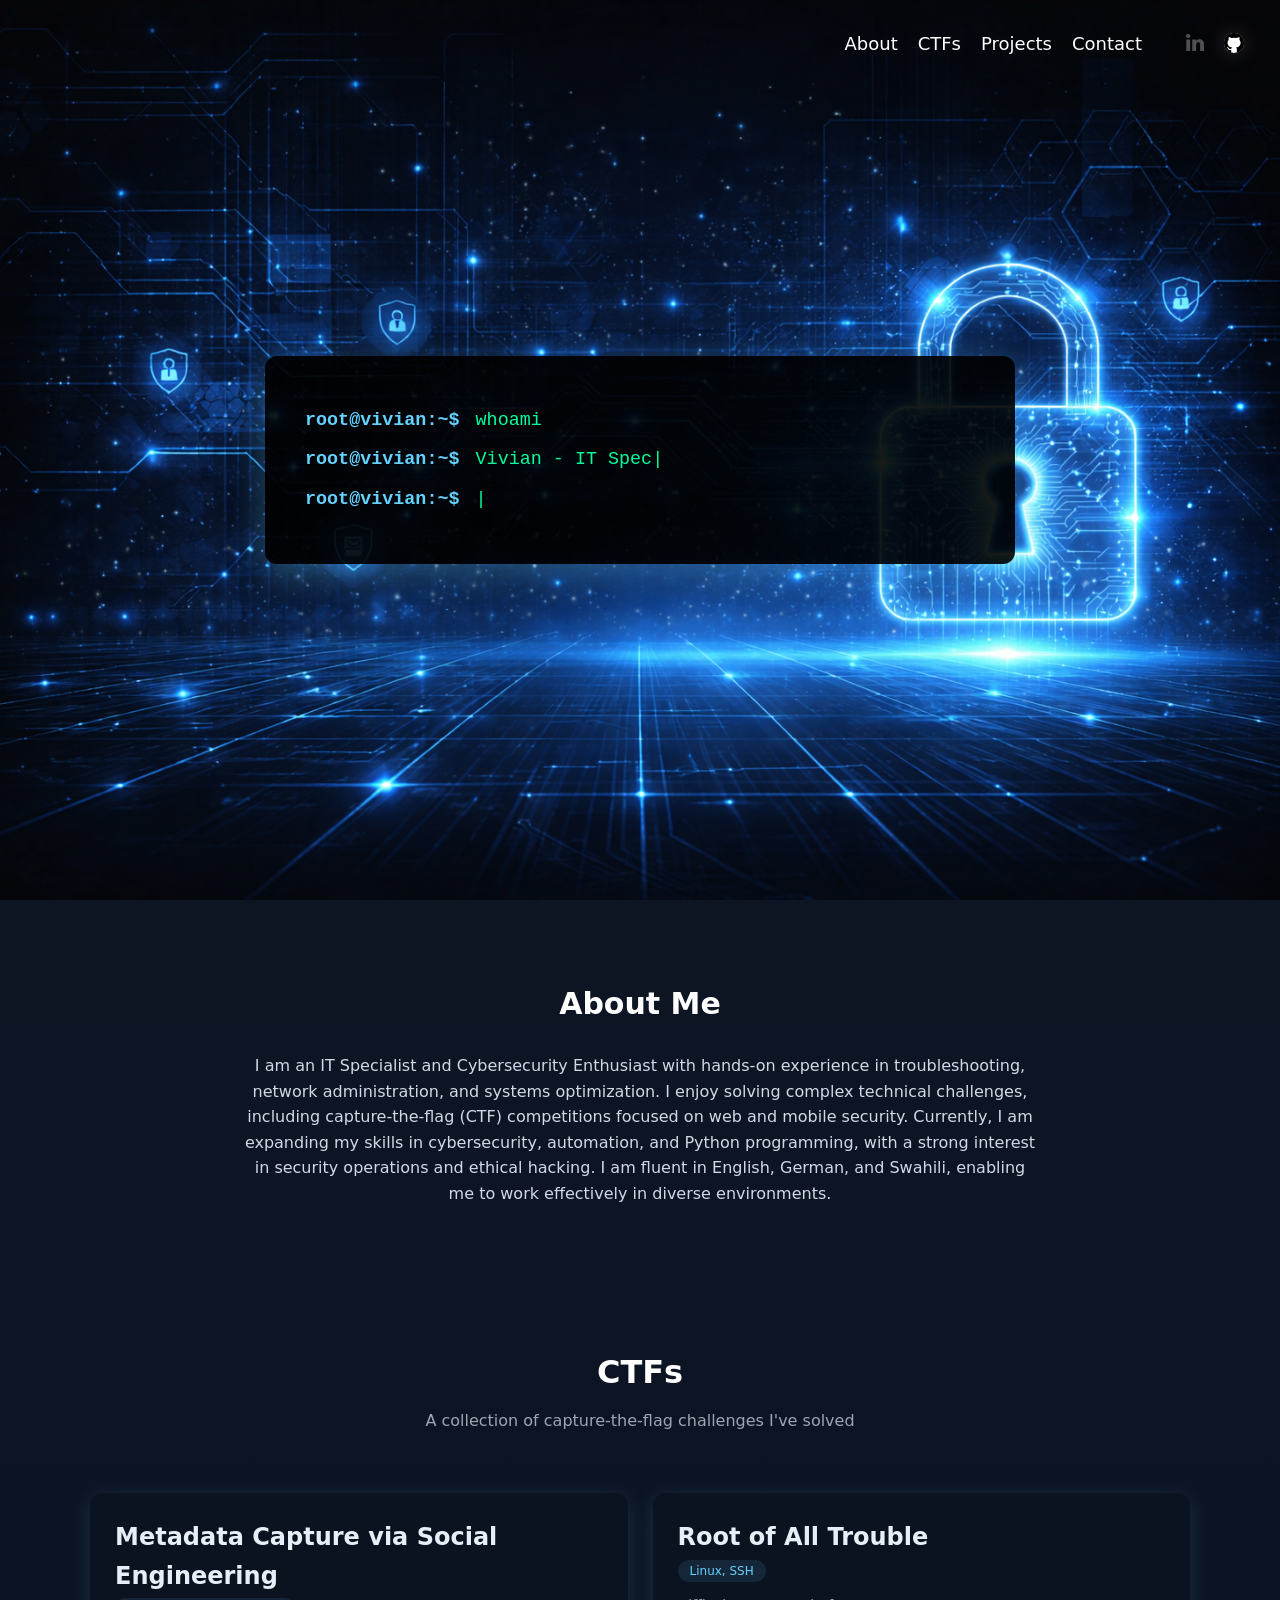
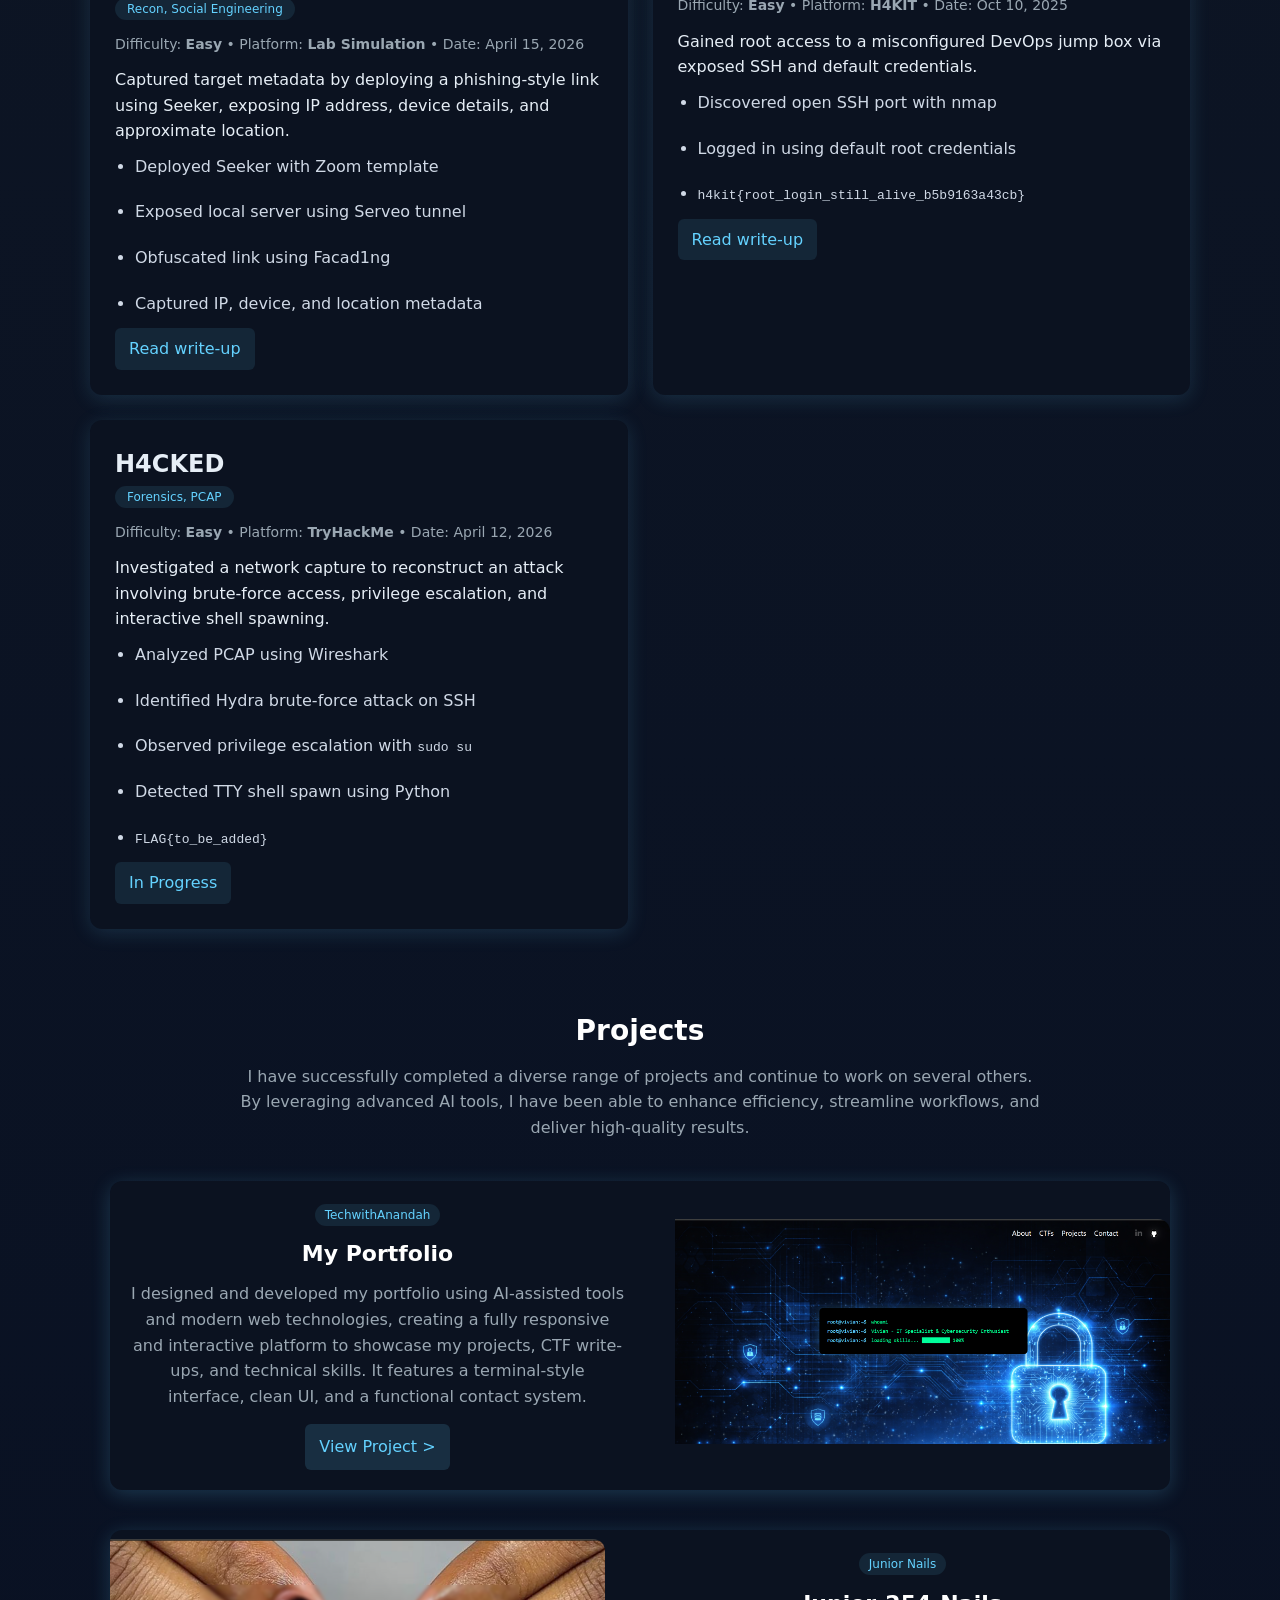
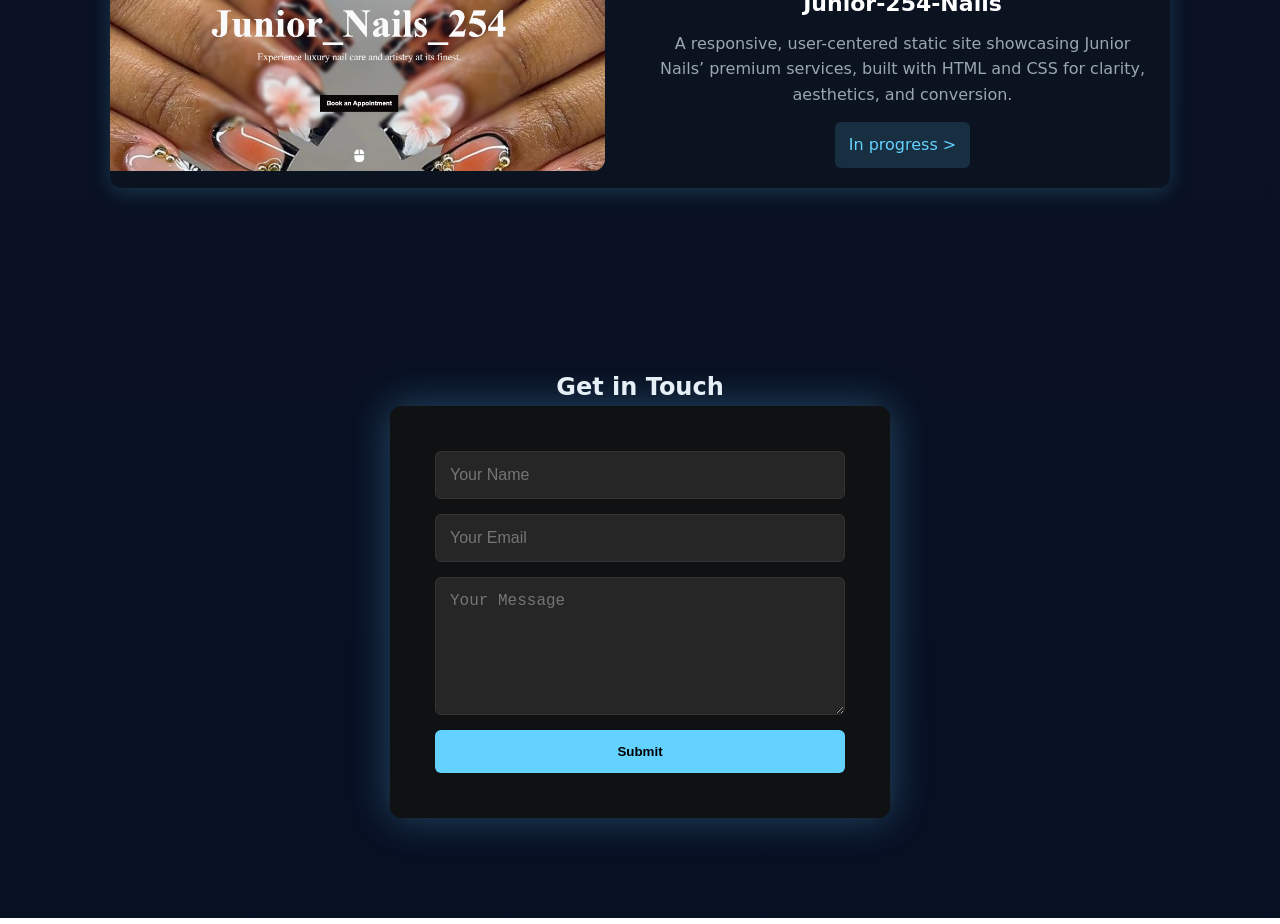
<file: index.html>
<!doctype html>
<html lang="en">
<head>
  <meta charset="utf-8" />
  <meta name="viewport" content="width=device-width,initial-scale=1" />
  <title>Vivian | PORTFOLIO</title>
  <link rel="stylesheet" href="style.css">
</head>

<body>
  <section id="header">
    <div class="hero">
      <ul class="socials">
        <li>
          <a href="https://www.linkedin.com/in/vivian-yvone-anandah" target="_blank">
            <img src="img/LinkedIn.png" alt="LinkedIn">
          </a>
        </li>
        <li class="myhub">
          <a href="https://github.com/Vivian-Anandah" target="_blank">
            <img src="img/Vector.png" alt="Github">
          </a>  
        </li>
      </ul>

      <div class="navbar">
        <nav>
          <ul>
            <li><a href="#about">About</a></li>
            <li><a href="#ctfchallenges">CTFs</a></li>
            <li><a href="#projects">Projects</a></li>
            <li><a href="#contact">Contact</a></li>
          </ul>
        </nav>
      </div>

      <!-- Terminal -->
      <div class="terminal">
        <p class="line"><span class="prompt">root@vivian:~$</span> <span class="typing" id="line1"></span></p>
        <p class="line"><span class="prompt">root@vivian:~$</span> <span class="typing" id="line2"></span></p>
        <p class="line"><span class="prompt">root@vivian:~$</span> <span class="typing" id="line3"></span> <span class="cursor">|</span></p>
      </div>
    </div>
  </section>

  <!-- About -->
  <section id="about">
    <div class="about-section">
      <h3 class="about-title">About Me</h3>
    <p class="about-text">
      I am an IT Specialist and Cybersecurity Enthusiast with hands-on experience in troubleshooting, network administration, and systems optimization. I enjoy solving complex technical challenges, including capture-the-flag (CTF) competitions focused on web and mobile security. 
      Currently, I am expanding my skills in cybersecurity, automation, and Python programming, with a strong interest in security operations and ethical hacking. 
      I am fluent in English, German, and Swahili, enabling me to work effectively in diverse environments.
    </p>
    </div>
  </section>

  <!-- CTF  -->
  <header id="ctfchallenges" class="site-header">
      <h1 class="site-title">CTFs</h1>
      <p class="site-subtitle">A collection of capture-the-flag challenges I've solved</p>
  </header>

  <main>
    <section class="ctf-grid">

  <!-- CTF 1 -->
   <article class="ctf-card">
  <header class="card-header">
    <h2 class="ctf-title">Metadata Capture via Social Engineering</h2>
    <span class="tag">Recon, Social Engineering</span>
  </header>

  <p class="ctf-meta">
    Difficulty: <strong>Easy</strong> • Platform: <strong>Lab Simulation</strong> • 
    Date: <time datetime="2026-04-15">April 15, 2026</time>
  </p>

  <div class="ctf-body">
    <p class="ctf-desc">
      Captured target metadata by deploying a phishing-style link using Seeker, exposing IP address, device details, and approximate location.
    </p>

    <ul class="ctf-steps">
      <li>Deployed Seeker with Zoom template</li>
      <li>Exposed local server using Serveo tunnel</li>
      <li>Obfuscated link using Facad1ng</li>
      <li>Captured IP, device, and location metadata</li>
    </ul>

    <a href="writeup3.html" class="btn">Read write-up</a>
  </div>
</article>

  <!-- CTF 2 -->
  <article class="ctf-card">
    <header class="card-header">
      <h2 class="ctf-title">Root of All Trouble</h2>
      <span class="tag">Linux, SSH</span>
    </header>

    <p class="ctf-meta">
      Difficulty: <strong>Easy</strong> • Platform: <strong>H4KIT</strong> • 
      Date: <time datetime="2025-10-10">Oct 10, 2025</time>
    </p>

    <div class="ctf-body">
      <p class="ctf-desc">
        Gained root access to a misconfigured DevOps jump box via exposed SSH and default credentials.
      </p>

      <ul class="ctf-steps">
        <li>Discovered open SSH port with nmap</li>
        <li>Logged in using default root credentials</li>
        <li><code>h4kit{root_login_still_alive_b5b9163a43cb}</code></li>
      </ul>

      <a href="writeup2.html" class="btn">Read write-up</a>
    </div>
  </article>

  <!-- CTF 3 -->
  <article class="ctf-card">
    <header class="card-header">
      <h2 class="ctf-title">H4CKED</h2>
      <span class="tag">Forensics, PCAP</span>
    </header>

    <p class="ctf-meta">
      Difficulty: <strong>Easy</strong> • Platform: <strong>TryHackMe</strong> • 
      Date: <time datetime="2026-04-12">April 12, 2026</time>
    </p>

    <div class="ctf-body">
      <p class="ctf-desc">
        Investigated a network capture to reconstruct an attack involving brute-force access, privilege escalation, and interactive shell spawning.
      </p>

      <ul class="ctf-steps">
        <li>Analyzed PCAP using Wireshark</li>
        <li>Identified Hydra brute-force attack on SSH</li>
        <li>Observed privilege escalation with <code>sudo su</code></li>
        <li>Detected TTY shell spawn using Python</li>
        <li><code>FLAG{to_be_added}</code></li>
      </ul>

      <a href="#" class="btn">In Progress</a>
    </div>
  </article>

</section>
    <!-- Projects -->
    <section id="projects">
      <div class="projects-container">
        <h2 class="projects-title">Projects</h2>
        <p class="projects-intro">
          I have successfully completed a diverse range of projects and continue to work on several others. 
          By leveraging advanced AI tools, I have been able to enhance efficiency, streamline workflows, and deliver high-quality results.
        </p>

        <!-- Project 1 -->
        <div class="project-card">
          <div class="project-text">
            <span class="tag blue">TechwithAnandah</span>
            <h3>My Portfolio</h3>
            <p>
             I designed and developed my portfolio using AI-assisted tools and modern web technologies, creating a fully responsive and interactive platform to showcase my projects, CTF write-ups, and technical skills. It features a terminal-style interface, clean UI, and a functional contact system.
            </p>
            <a href="https://vivian-anandah.github.io/" class="btn blue">View Project ></a>
          </div>
          <div class="project-image">
            <img src="img/myweb.png" alt="case study">
          </div>
        </div>

        <!-- Project 2 -->
        <div class="project-card reverse">
          <div class="project-text">
            <span class="tag blue">Junior Nails</span>
            <h3>Junior-254-Nails</h3>
            <p>
              A responsive, user-centered static site showcasing Junior Nails’ premium services, built with HTML and CSS for clarity, aesthetics, and conversion.
            </p>
            <a href="https://vivian-anandah.github.io/Juniornails/" class="btn blue">In progress ></a>
          </div>
          <div class="project-image">
            <img src="img/nails.png" alt="case study">
          </div>
        </div>
      </div>
    </section>
  </main>

  <!-- Contact -->
  <section id="contact">
    <div class="contact">
      <h1 class="sub-title">Get in Touch</h1>
        <form id="contact-form" action="https://formspree.io/f/xlgozaan" method="POST">
          <input type="text" name="Name" placeholder="Your Name" required>
          <input type="email" name="email" placeholder="Your Email" required>
          <textarea name="message" rows="6" placeholder="Your Message"></textarea>
          <button type="submit" class="btn2">Submit</button>
        </form>
        <p id="form-message" style="display:none; color: #e7e5ee; margin-top:10px;">Message sent!</p>
    </div>
  </section>

  <script>
   const lines = [
    "whoami",
    "Vivian - IT Specialist & Cybersecurity Enthusiast",
    "loading skills... ██████████ 100%"
  ];

  let currentLine = 0;
  let currentChar = 0;

  function type() {
    if (currentLine < lines.length) {
      const lineEl = document.getElementById("line" + (currentLine + 1));

      if (currentChar < lines[currentLine].length) {
        lineEl.innerHTML = lines[currentLine].substring(0, currentChar + 1) + '<span class="cursor">|</span>';
        currentChar++;
        setTimeout(type, 50);
      } else {
        lineEl.innerHTML = lines[currentLine];

        currentLine++;
        currentChar = 0;
        setTimeout(type, 500);
      }
    } else {
      document.getElementById("about").scrollIntoView({ behavior: "smooth" });
    }
  }

  type();
    const form = document.getElementById("contact-form");
    const msg = document.getElementById("form-message");

    form.addEventListener("submit", function(e) {
      e.preventDefault();
      const formData = new FormData(form);

      fetch(form.action, {
        method: "POST",
        body: formData,
        headers: {'Accept': 'application/json'}
      }).then(response => {
        if (response.ok) {
          msg.style.display = "block";
          form.reset();
          setTimeout(() => msg.style.display = "none", 1000);
        } else {
          response.json().then(data => {
            if (data.errors) alert("Error: " + data.errors.map(err => err.message).join(", "));
            else alert("Oops! There was a problem submitting your form.");
          });
        }
      }).catch(() => alert("Oops! There was a problem submitting your form."));
    });
  </script>
</body>
</html>
</file>
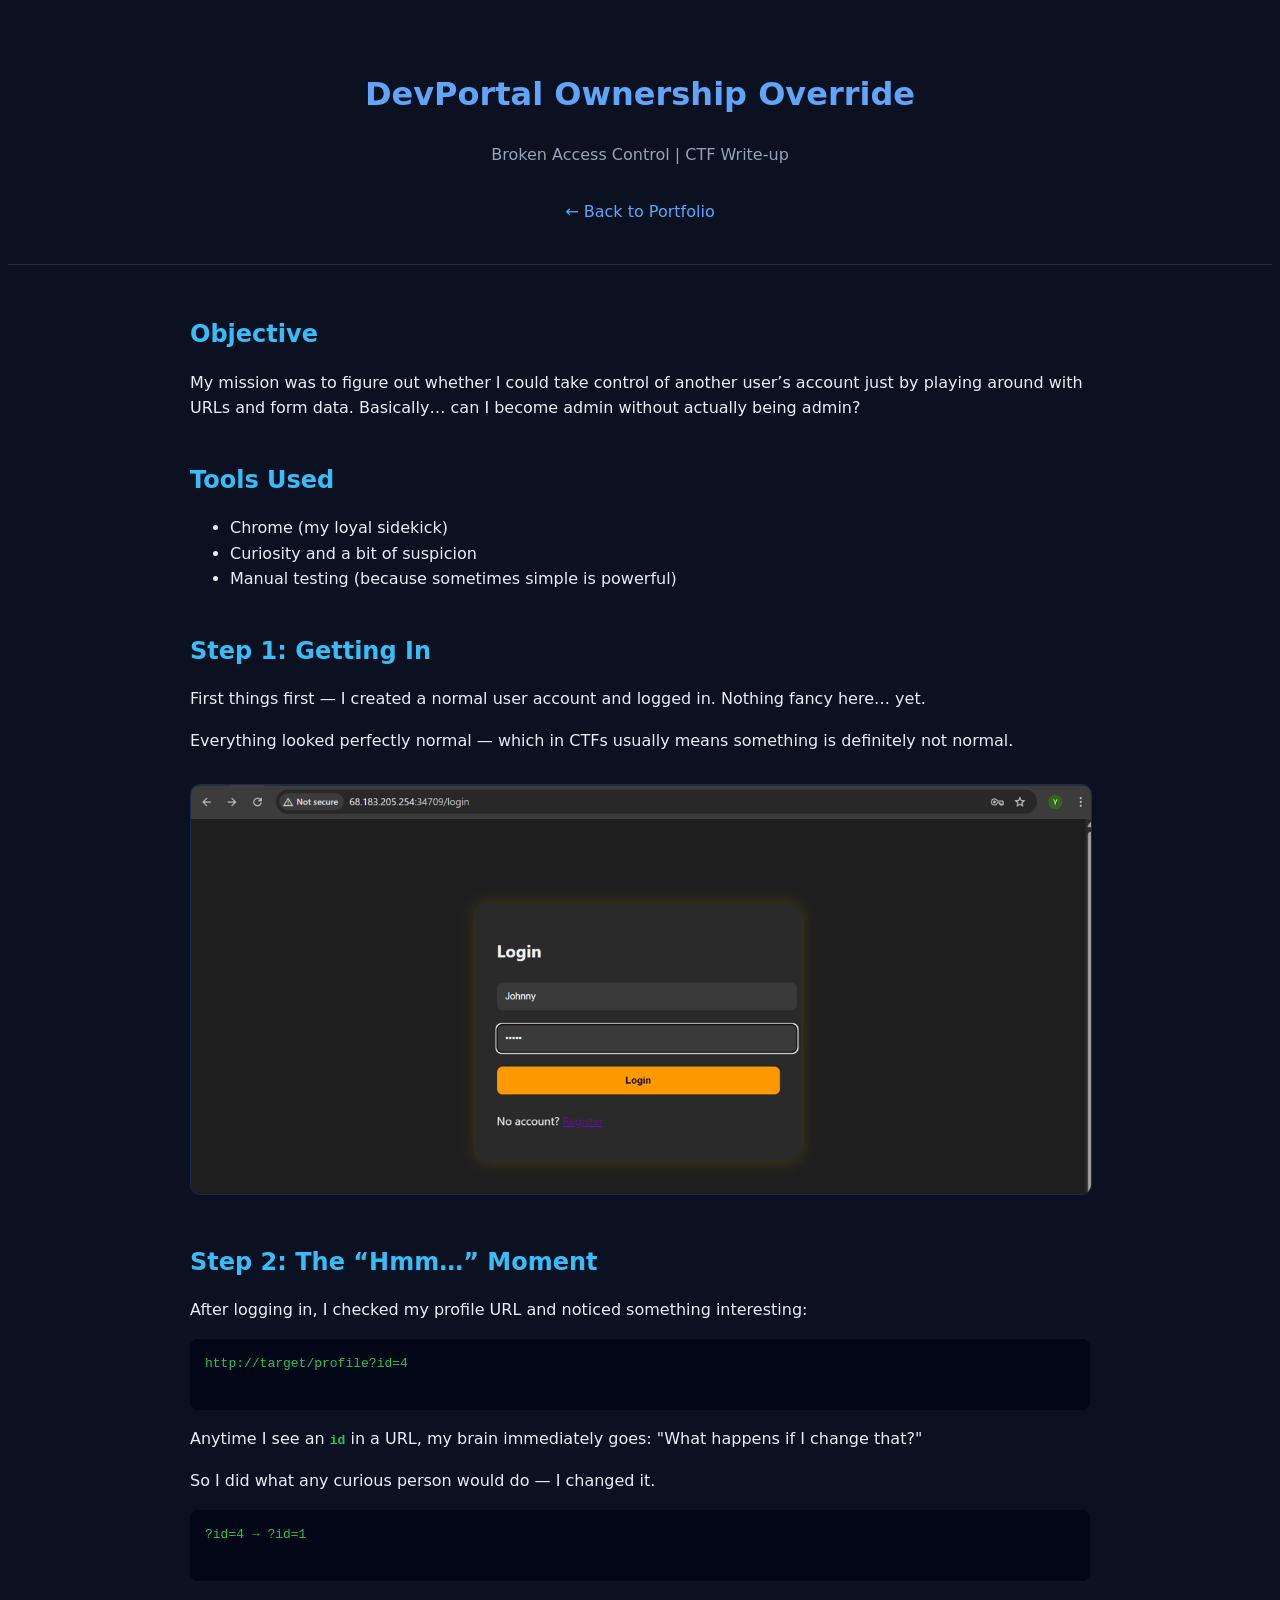
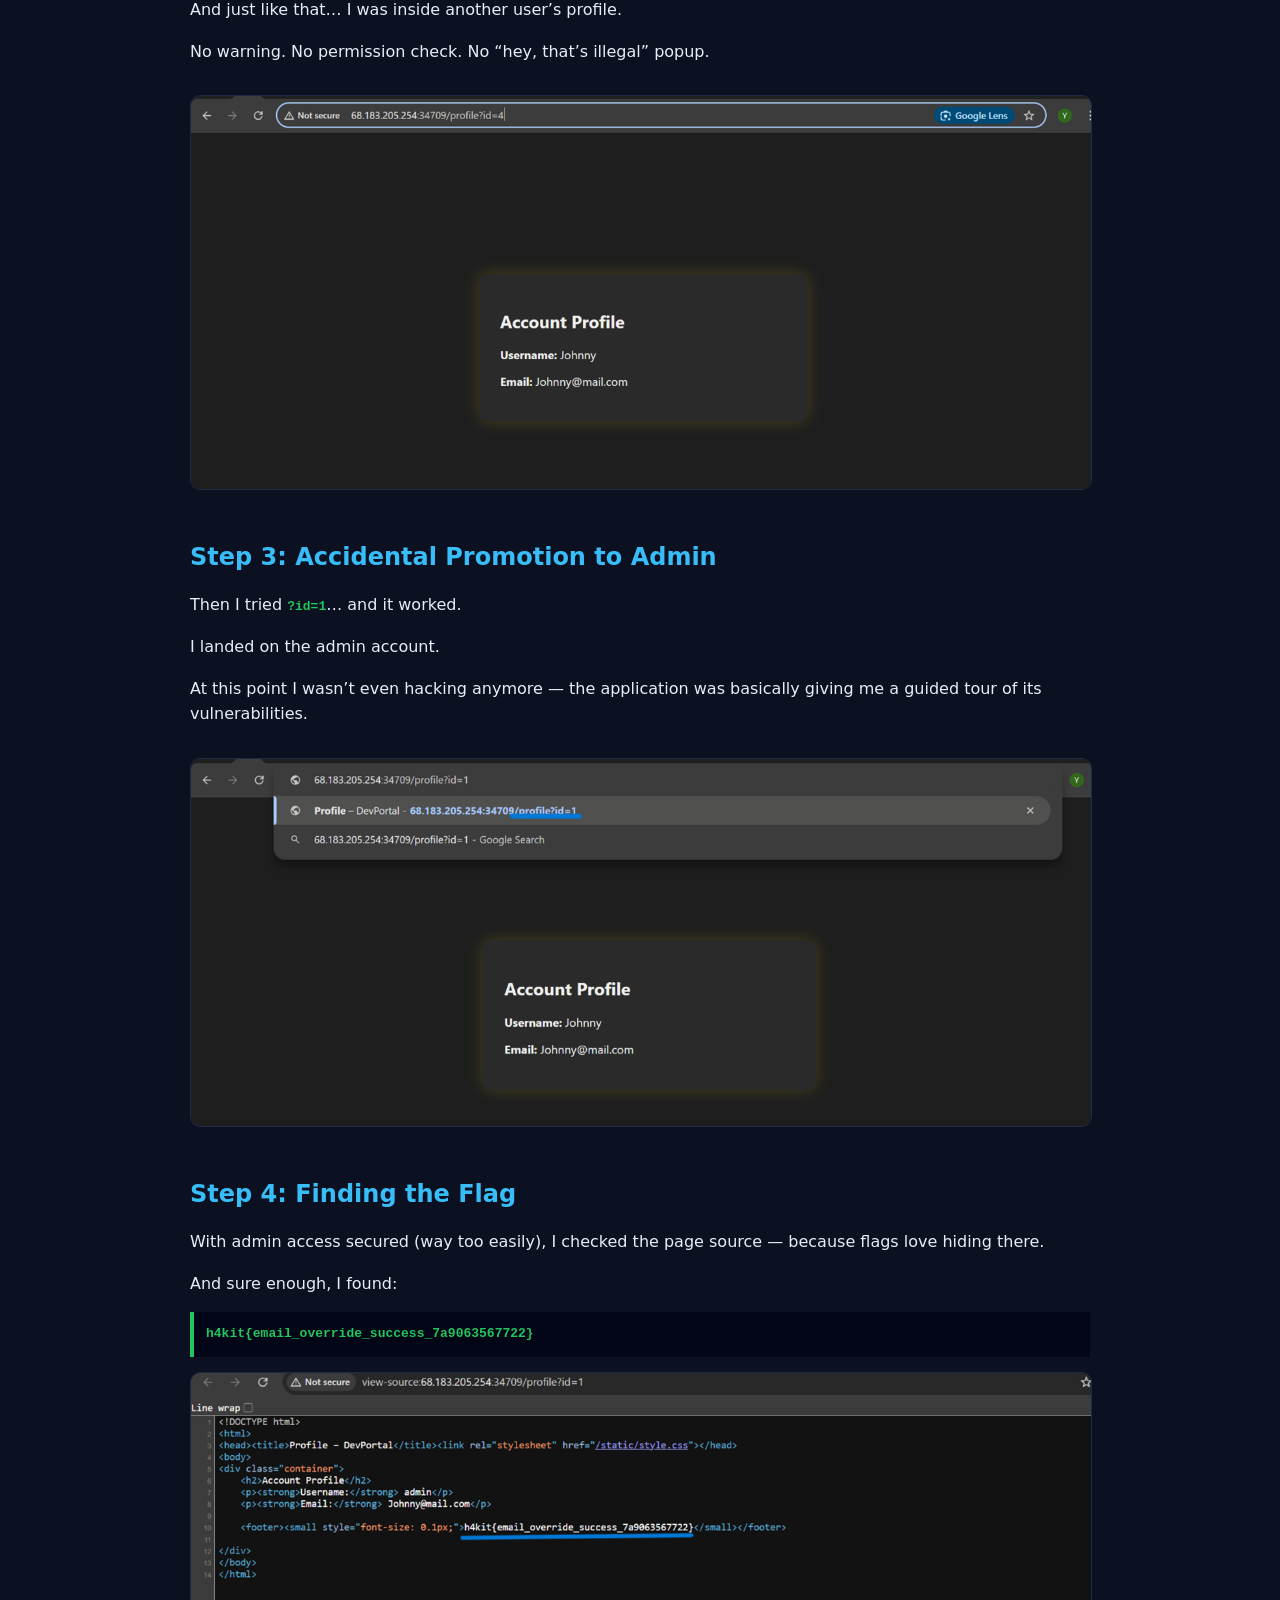
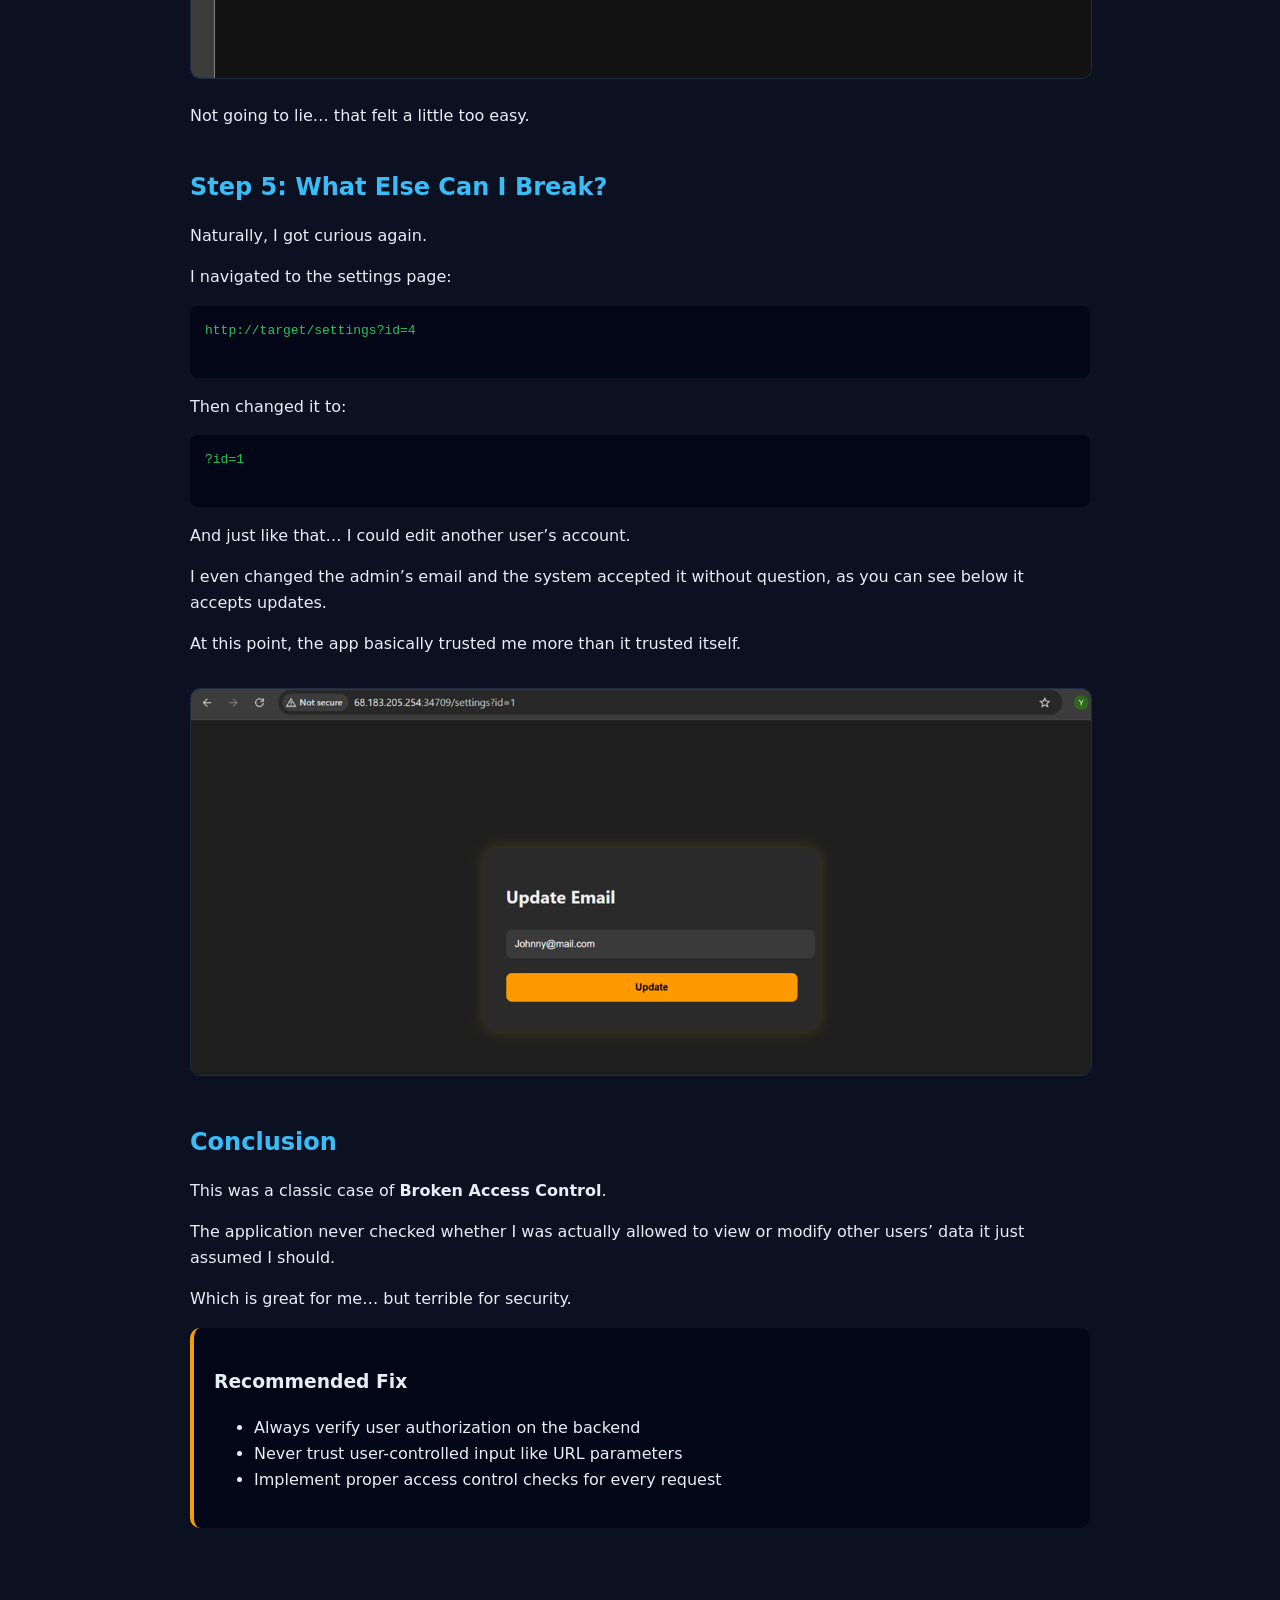
<file: writeup.html>
<!doctype html>
<html lang="en">
<head>
  <meta charset="utf-8" />
  <meta name="viewport" content="width=device-width,initial-scale=1" />
  <title>CTF Writeup | Vivian</title>
  <style>
    body {
      background: #0b1120;
      color: #e6eef6;
      font-family: Inter, system-ui;
      line-height: 1.6;
    }
    .writeup-header {
      text-align: center;
      padding: 40px 20px;
      border-bottom: 1px solid #1f2a44;
    }
    .writeup-header h1 {
      font-size: 2rem;
      color: #60a5fa;
    }
    .writeup-header p {
      color: #94a3b8;
      margin-top: 10px;
    }
    .back-btn {
      display: inline-block;
      margin-top: 15px;
      color: #60a5fa;
      text-decoration: none;
    }
    .writeup-container {
      max-width: 900px;
      margin: auto;
      padding: 30px;
    }
    .writeup-section {
      margin-bottom: 40px;
    }
    .writeup-section h2 {
      color: #38bdf8;
      margin-bottom: 10px;
    }
    pre {
      background: #020617;
      padding: 15px;
      border-radius: 8px;
      overflow-x: auto;
      color: #22c55e;
    }
    code {
      color: #22c55e;
      font-weight: bold;
    }
    .flag {
      display: block;
      background: #020617;
      padding: 12px;
      margin-top: 10px;
      border-left: 4px solid #22c55e;
      color: #22c55e;
      font-weight: bold;
    }
    img {
      width: 100%;
      margin-top: 15px;
      border-radius: 10px;
      border: 1px solid #1f2a44;
    }
    .fix-box {
      background: #020617;
      padding: 20px;
      border-radius: 10px;
      border-left: 4px solid #f59e0b;
    }
  </style>
</head>

<body>

  <header class="writeup-header">
    <h1>DevPortal Ownership Override</h1>
    <p>Broken Access Control | CTF Write-up</p>
    <a href="index.html" class="back-btn">← Back to Portfolio</a>
  </header>

  <main class="writeup-container">

    <!-- Objective -->
    <section class="writeup-section">
      <h2>Objective</h2>
      <p>
        My mission was to figure out whether I could take control 
        of another user’s account just by playing around with URLs and form data. 
        Basically… can I become admin without actually being admin?
      </p>
    </section>

    <!-- Tools -->
    <section class="writeup-section">
      <h2>Tools Used</h2>
      <ul>
        <li>Chrome (my loyal sidekick)</li>
        <li>Curiosity and a bit of suspicion</li>
        <li>Manual testing (because sometimes simple is powerful)</li>
      </ul>
    </section>

    <!-- Step 1 -->
    <section class="writeup-section">
      <h2>Step 1: Getting In</h2>
      <p>
        First things first — I created a normal user account and logged in. 
        Nothing fancy here… yet.
      </p>
      <p>
        Everything looked perfectly normal — which in CTFs usually means 
        something is definitely not normal.
      </p>
      <img src="img/Image1.png" alt="Step 1 Screenshot">
    </section>

    <!-- Step 2 -->
    <section class="writeup-section">
      <h2>Step 2: The “Hmm…” Moment</h2>
      <p>
        After logging in, I checked my profile URL and noticed something interesting:
      </p>
      <pre>
http://target/profile?id=4
      </pre>
      <p>
        Anytime I see an <code>id</code> in a URL, my brain immediately goes:
        "What happens if I change that?"
      </p>
      <p>
        So I did what any curious person would do — I changed it.
      </p>
      <pre>
?id=4 → ?id=1
      </pre>
      <p>
        And just like that… I was inside another user’s profile.
      </p>
      <p>
        No warning. No permission check. No “hey, that’s illegal” popup.
      </p>
      <img src="img/Image2.png" alt="Step 2 Screenshot">
    </section>

    <!-- Step 3 -->
    <section class="writeup-section">
      <h2>Step 3: Accidental Promotion to Admin</h2>
      <p>
        Then I tried <code>?id=1</code>… and it worked.
      </p>
      <p>
        I landed on the admin account.
      </p>
      <p>
        At this point I wasn’t even hacking anymore — the application was basically 
        giving me a guided tour of its vulnerabilities.
      </p>
      <img src="img/Image3.png" alt="Admin Access">
    </section>

    <!-- Step 4 -->
    <section class="writeup-section">
      <h2>Step 4: Finding the Flag</h2>
      <p>
        With admin access secured (way too easily), I checked the page source — 
        because flags love hiding there.
      </p>
      <p>
        And sure enough, I found:
      </p>
      <code class="flag">h4kit{email_override_success_7a9063567722}</code>
      <img src="img/Image4.png" alt="Settings Exploit">
      <p>
        Not going to lie… that felt a little too easy.
      </p>
    </section>

    <!-- Step 5 -->
    <section class="writeup-section">
      <h2>Step 5: What Else Can I Break?</h2>
      <p>
        Naturally, I got curious again.
      </p>
      <p>
        I navigated to the settings page:
      </p>
      <pre>
http://target/settings?id=4
      </pre>
      <p>
        Then changed it to:
      </p>
      <pre>
?id=1
      </pre>
      <p>
        And just like that… I could edit another user’s account.
      </p>
      <p>
        I even changed the admin’s email and the system accepted it without question, as you can see below it accepts updates.
      </p>
      <p>
        At this point, the app basically trusted me more than it trusted itself.
      </p>
      <img src="img/Image5.png" alt="Settings Exploit">
    </section>

    <!-- Conclusion -->
    <section class="writeup-section">
      <h2>Conclusion</h2>
      <p>
        This was a classic case of <strong>Broken Access Control</strong>.
      </p>
      <p>
        The application never checked whether I was actually allowed to view or modify 
        other users’ data it just assumed I should.
      </p>
      <p>
        Which is great for me… but terrible for security.
      </p>
      <div class="fix-box">
        <h3>Recommended Fix</h3>
        <ul>
          <li>Always verify user authorization on the backend</li>
          <li>Never trust user-controlled input like URL parameters</li>
          <li>Implement proper access control checks for every request</li>
        </ul>
      </div>
    </section>

  </main>

</body>
</html>
</file>
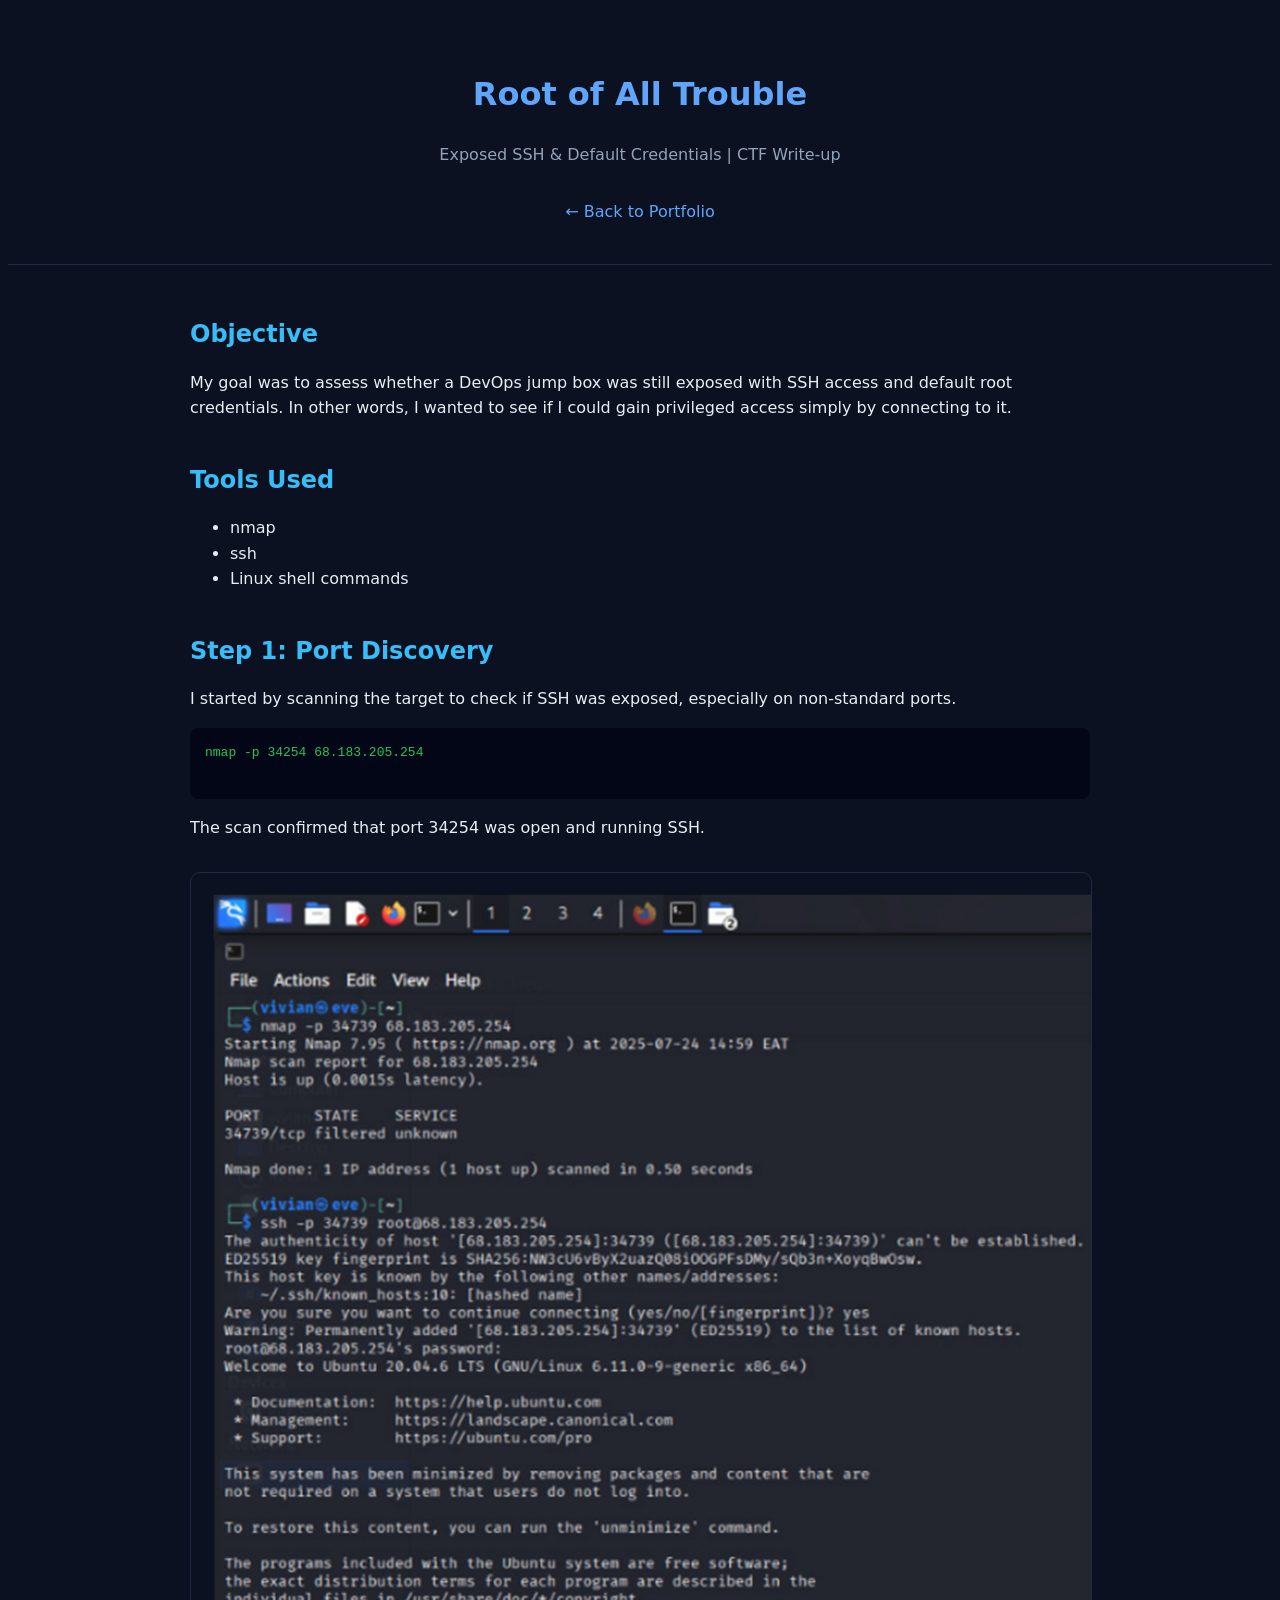
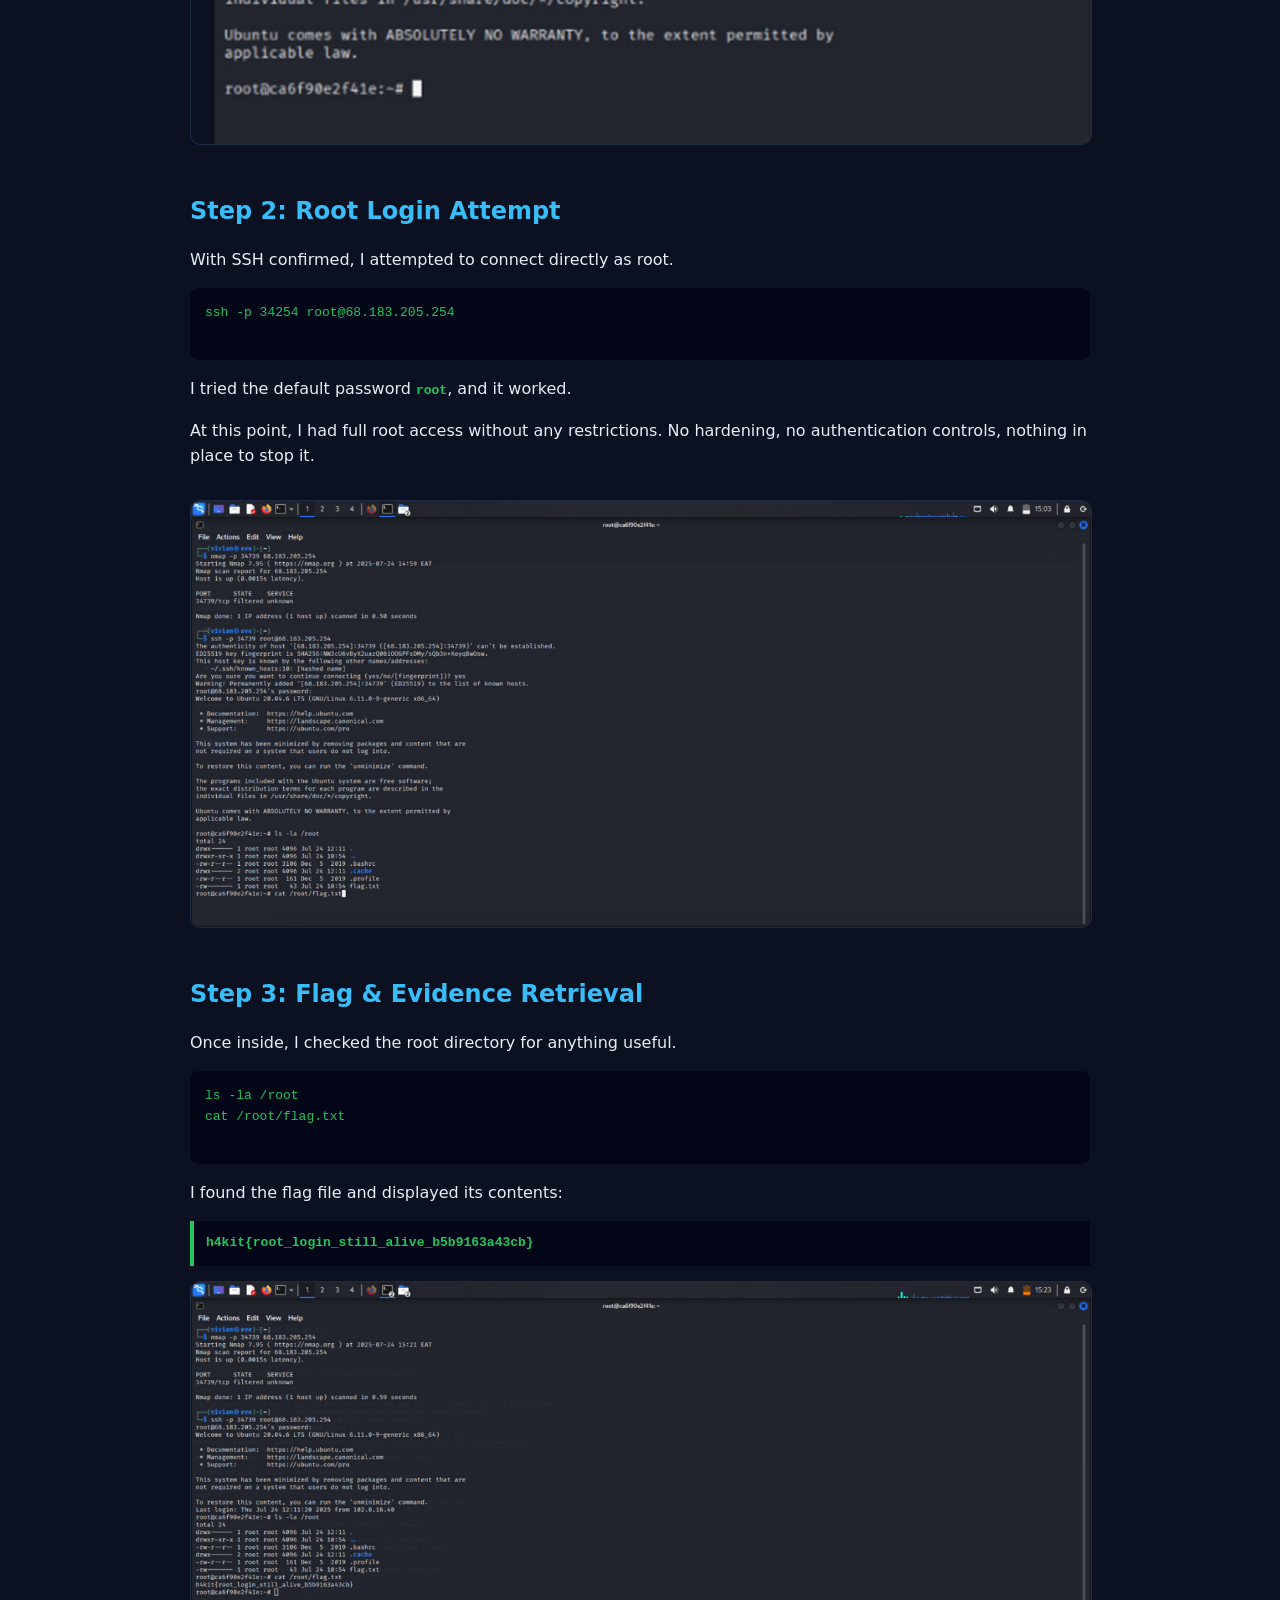
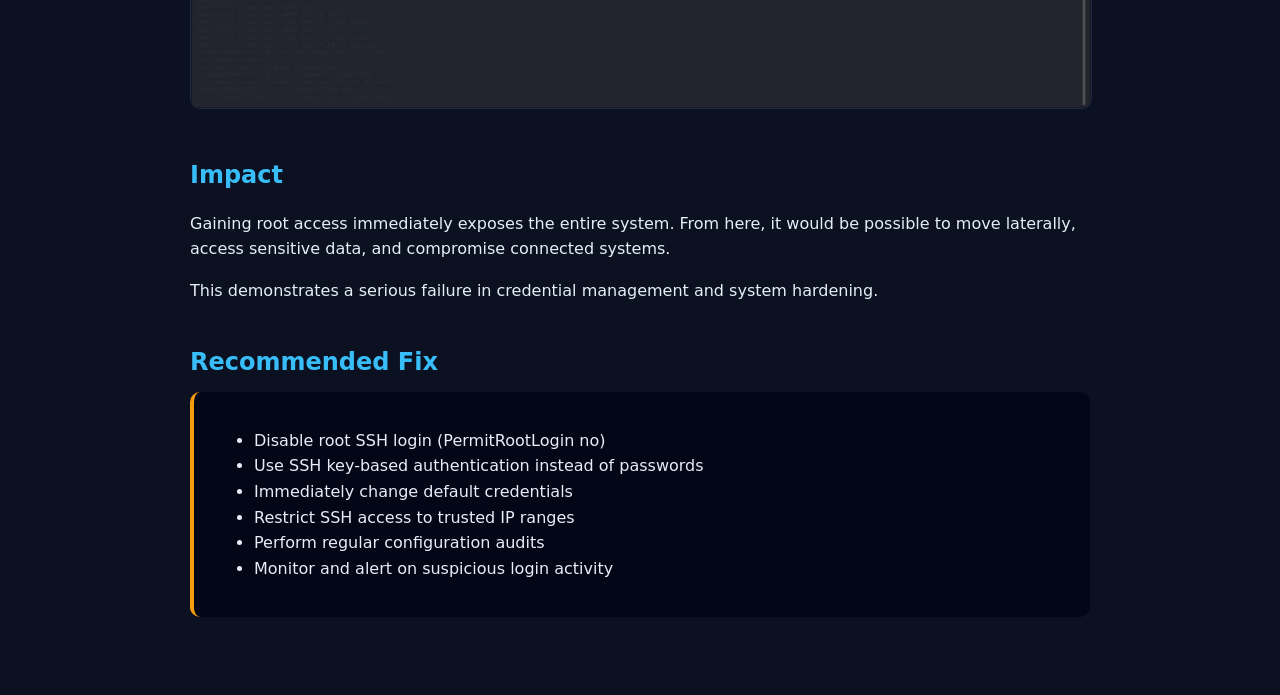
<file: writeup2.html>
<!doctype html>
<html lang="en">
<head>
  <meta charset="utf-8" />
  <meta name="viewport" content="width=device-width,initial-scale=1" />
  <title>CTF Writeup | Vivian</title>

  <style>
    body {
      background: #0b1120;
      color: #e6eef6;
      font-family: Inter, system-ui;
      line-height: 1.6;
    }

    .writeup-header {
      text-align: center;
      padding: 40px 20px;
      border-bottom: 1px solid #1f2a44;
    }

    .writeup-header h1 {
      font-size: 2rem;
      color: #60a5fa;
    }

    .writeup-header p {
      color: #94a3b8;
      margin-top: 10px;
    }

    .back-btn {
      display: inline-block;
      margin-top: 15px;
      color: #60a5fa;
      text-decoration: none;
    }

    .writeup-container {
      max-width: 900px;
      margin: auto;
      padding: 30px;
    }

    .writeup-section {
      margin-bottom: 40px;
    }

    .writeup-section h2 {
      color: #38bdf8;
      margin-bottom: 10px;
    }

    pre {
      background: #020617;
      padding: 15px;
      border-radius: 8px;
      overflow-x: auto;
      color: #22c55e;
    }

    code {
      color: #22c55e;
      font-weight: bold;
    }

    .flag {
      display: block;
      background: #020617;
      padding: 12px;
      margin-top: 10px;
      border-left: 4px solid #22c55e;
      color: #22c55e;
      font-weight: bold;
    }

    img {
      width: 100%;
      margin-top: 15px;
      border-radius: 10px;
      border: 1px solid #1f2a44;
    }

    .fix-box {
      background: #020617;
      padding: 20px;
      border-radius: 10px;
      border-left: 4px solid #f59e0b;
    }
  </style>
</head>

<body>

  <header class="writeup-header">
    <h1>Root of All Trouble</h1>
    <p>Exposed SSH & Default Credentials | CTF Write-up</p>
    <a href="index.html" class="back-btn">← Back to Portfolio</a>
  </header>

  <main class="writeup-container">

    <!-- Objective -->
    <section class="writeup-section">
      <h2>Objective</h2>
      <p>
        My goal was to assess whether a DevOps jump box was still exposed with SSH access 
        and default root credentials. In other words, I wanted to see if I could gain 
        privileged access simply by connecting to it.
      </p>
    </section>

    <!-- Tools -->
    <section class="writeup-section">
      <h2>Tools Used</h2>
      <ul>
        <li>nmap</li>
        <li>ssh</li>
        <li>Linux shell commands</li>
      </ul>
    </section>

    <!-- Step 1 -->
    <section class="writeup-section">
      <h2>Step 1: Port Discovery</h2>
      <p>
        I started by scanning the target to check if SSH was exposed, especially on 
        non-standard ports.
      </p>

      <pre>
nmap -p 34254 68.183.205.254
      </pre>

      <p>
        The scan confirmed that port 34254 was open and running SSH.
      </p>

      <img src="img/Picture1.png" alt="Nmap Scan">
    </section>

    <!-- Step 2 -->
    <section class="writeup-section">
      <h2>Step 2: Root Login Attempt</h2>
      <p>
        With SSH confirmed, I attempted to connect directly as root.
      </p>

      <pre>
ssh -p 34254 root@68.183.205.254
      </pre>

      <p>
        I tried the default password <code>root</code>, and it worked.
      </p>

      <p>
        At this point, I had full root access without any restrictions. 
        No hardening, no authentication controls, nothing in place to stop it.
      </p>

      <img src="img/Picture2.png" alt="SSH Login">
    </section>

    <!-- Step 3 -->
    <section class="writeup-section">
      <h2>Step 3: Flag & Evidence Retrieval</h2>
      <p>
        Once inside, I checked the root directory for anything useful.
      </p>

      <pre>
ls -la /root
cat /root/flag.txt
      </pre>

      <p>
        I found the flag file and displayed its contents:
      </p>

      <code class="flag">h4kit{root_login_still_alive_b5b9163a43cb}</code>

      <img src="img/Picture3.png" alt="Flag">
    </section>

    <!-- Impact -->
    <section class="writeup-section">
      <h2>Impact</h2>
      <p>
        Gaining root access immediately exposes the entire system. 
        From here, it would be possible to move laterally, access sensitive data, 
        and compromise connected systems.
      </p>

      <p>
        This demonstrates a serious failure in credential management and system hardening.
      </p>
    </section>

    <!-- Fix -->
    <section class="writeup-section">
      <h2>Recommended Fix</h2>
      <div class="fix-box">
        <ul>
          <li>Disable root SSH login (PermitRootLogin no)</li>
          <li>Use SSH key-based authentication instead of passwords</li>
          <li>Immediately change default credentials</li>
          <li>Restrict SSH access to trusted IP ranges</li>
          <li>Perform regular configuration audits</li>
          <li>Monitor and alert on suspicious login activity</li>
        </ul>
      </div>
    </section>

  </main>

</body>
</html>
</file>
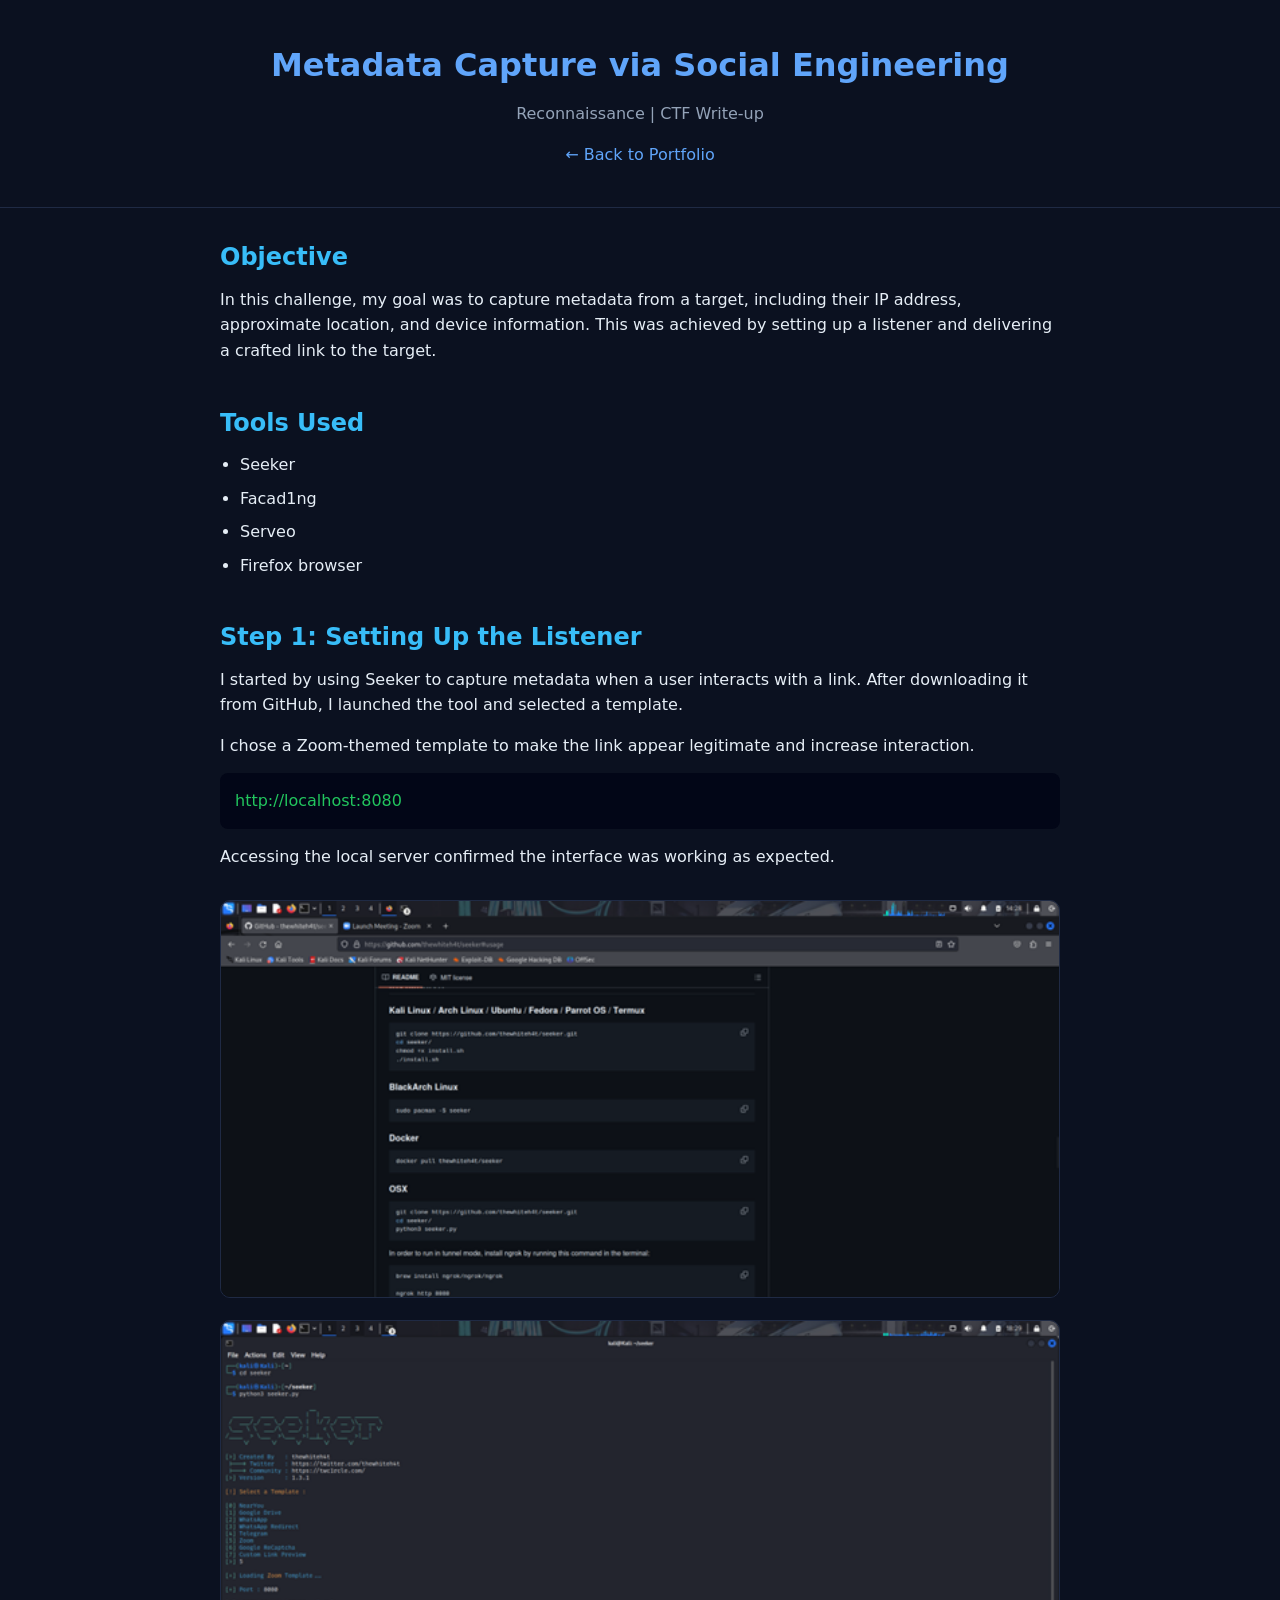
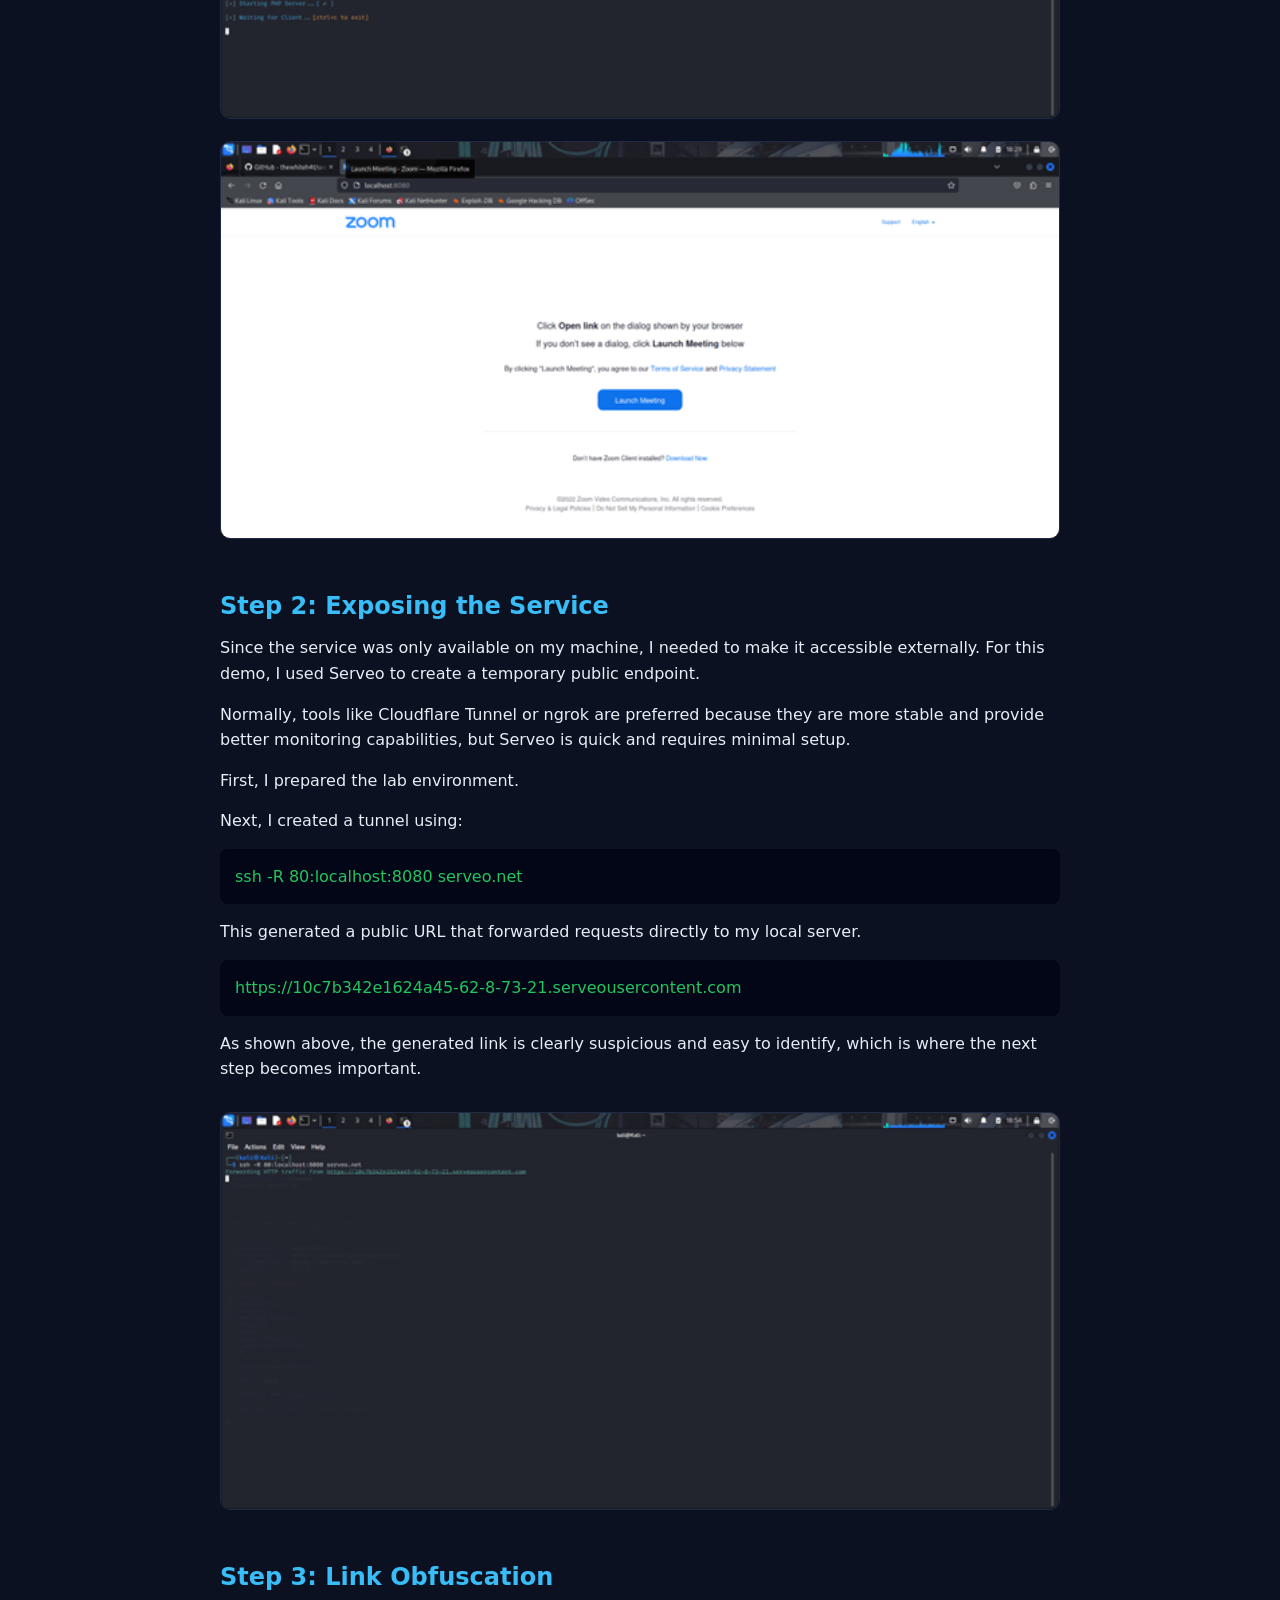
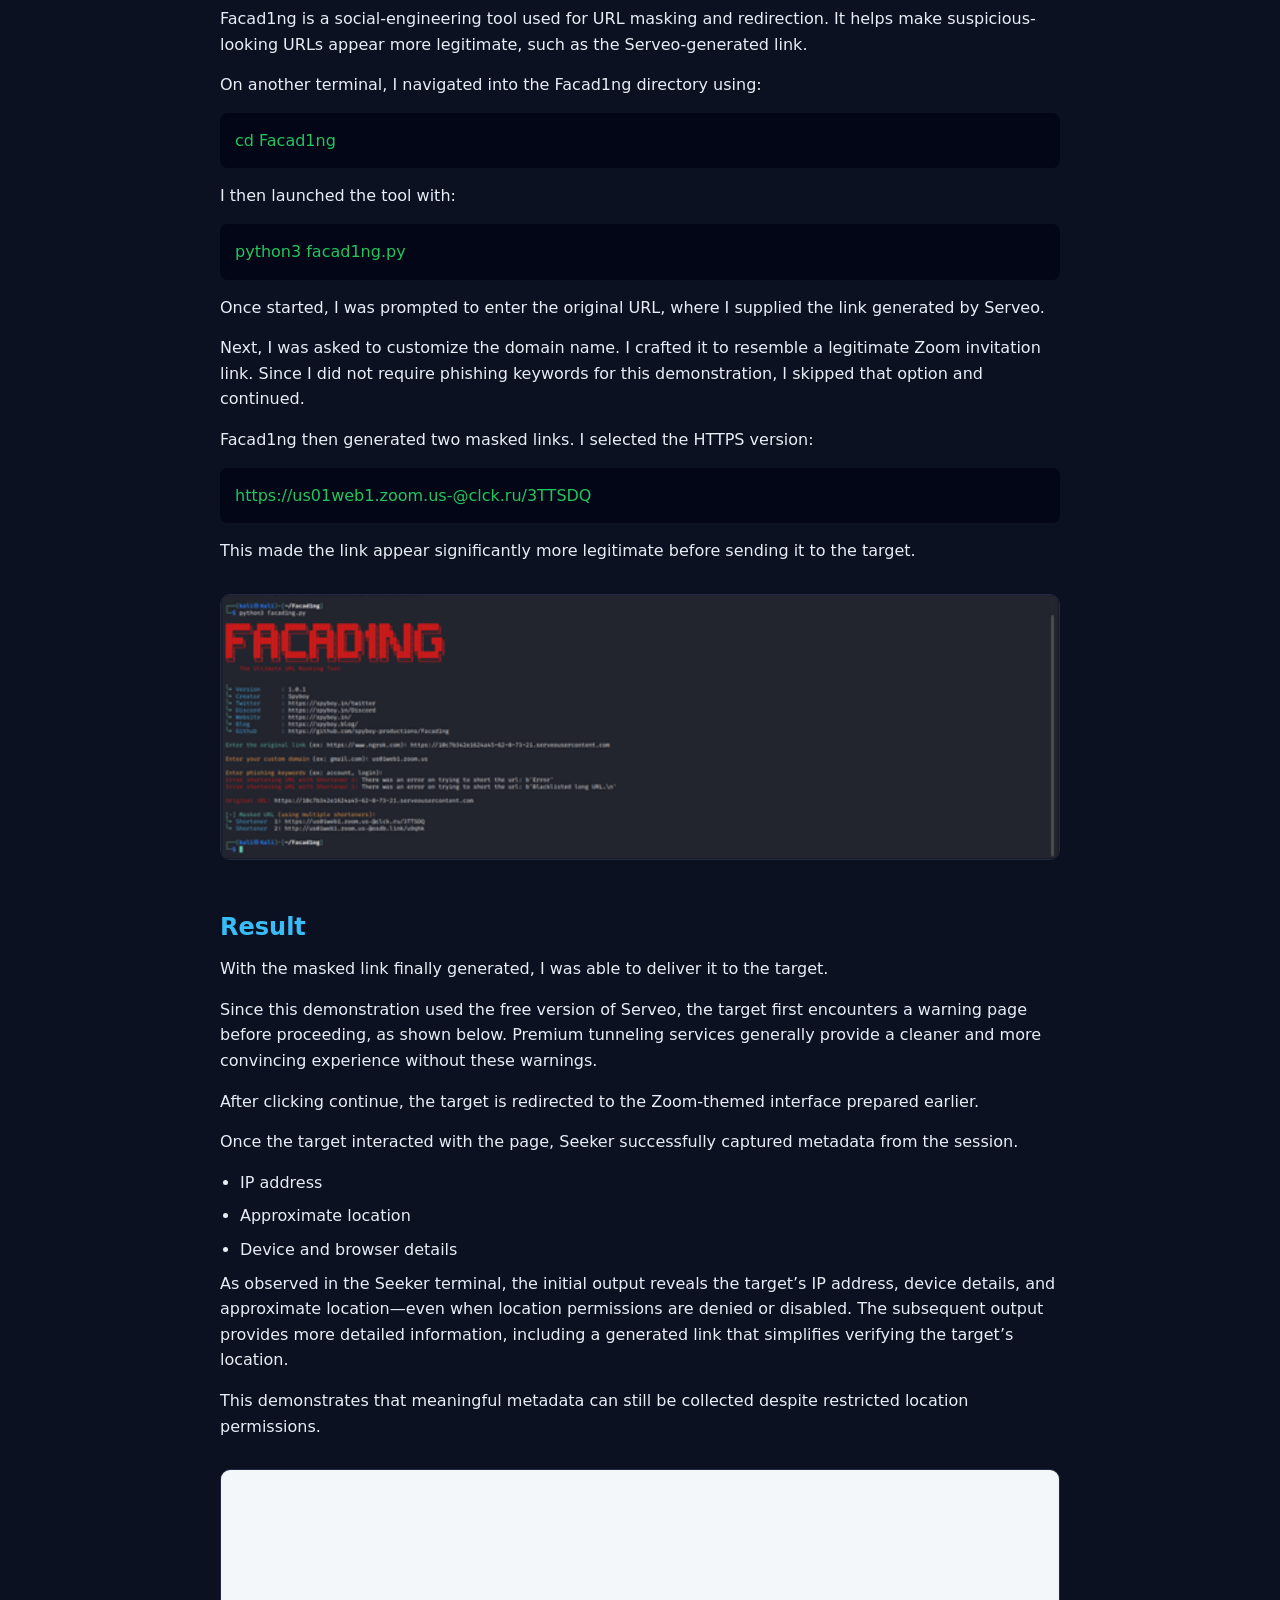
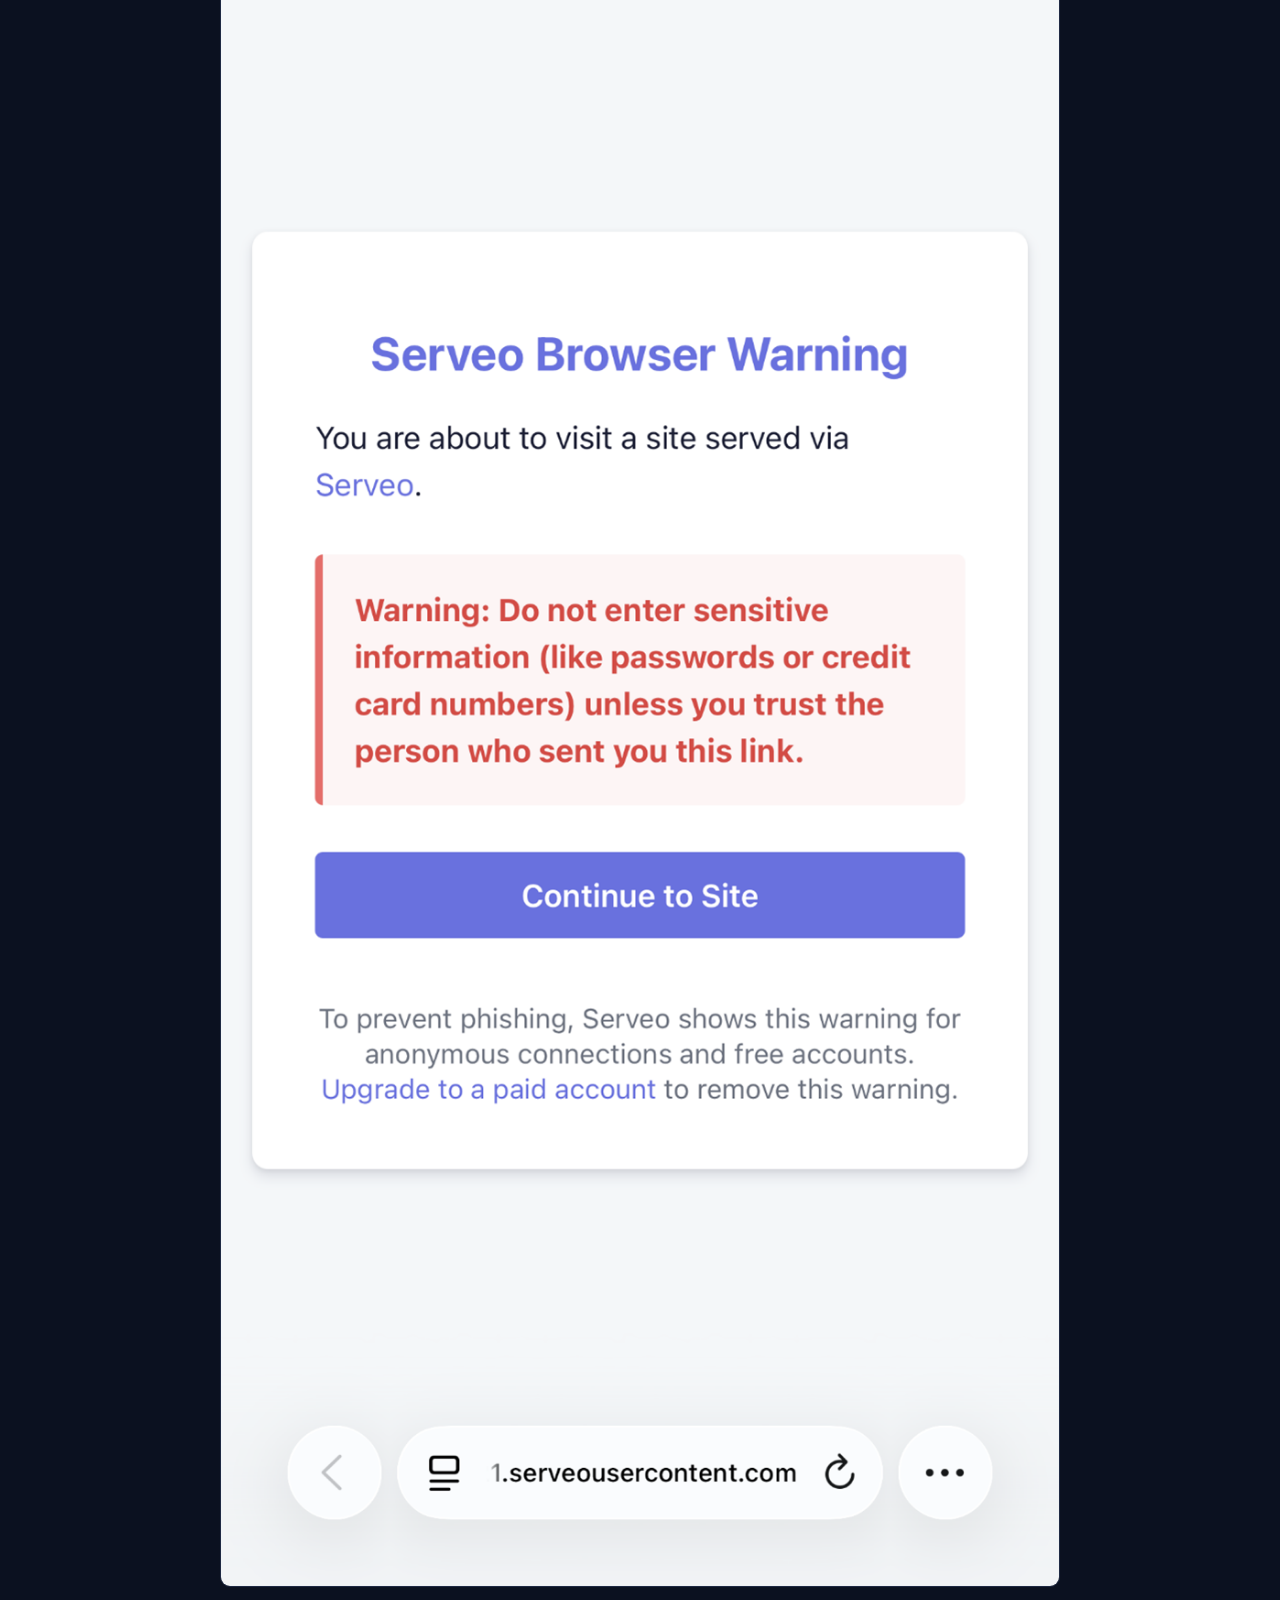
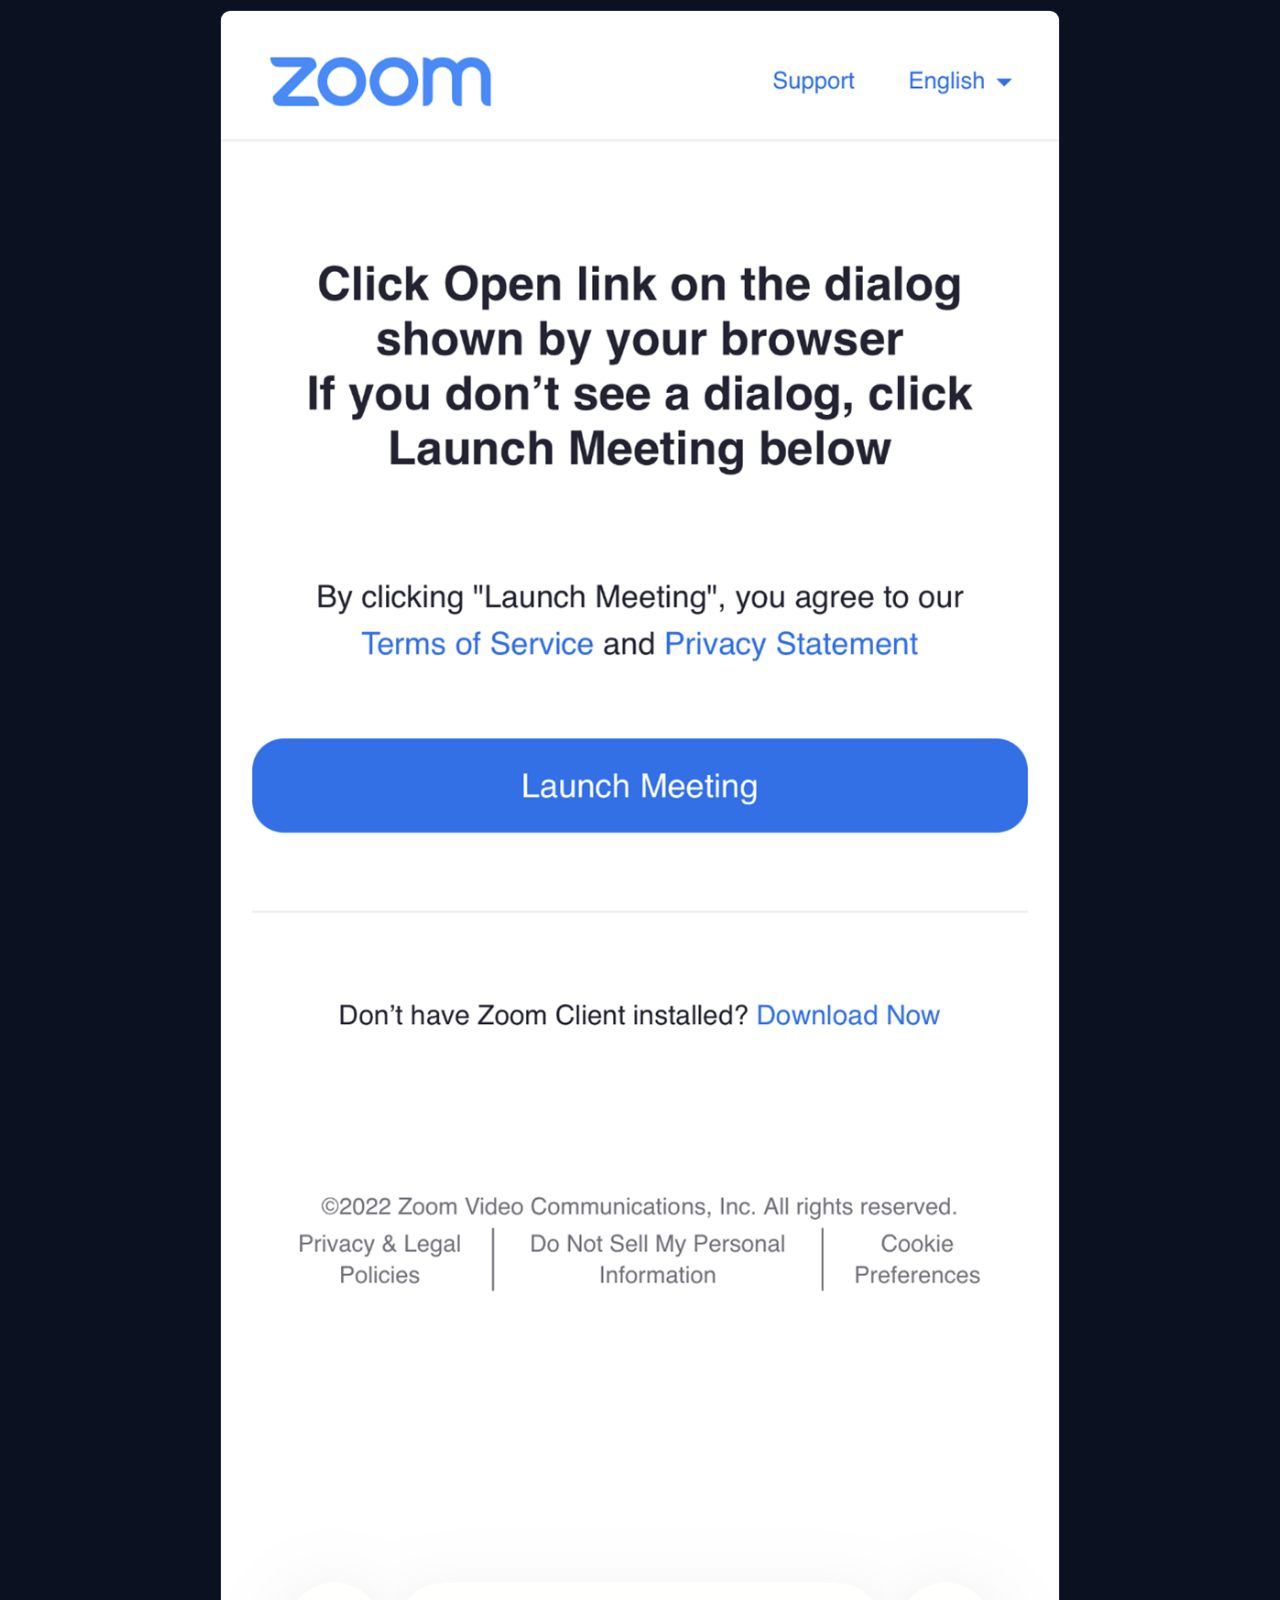
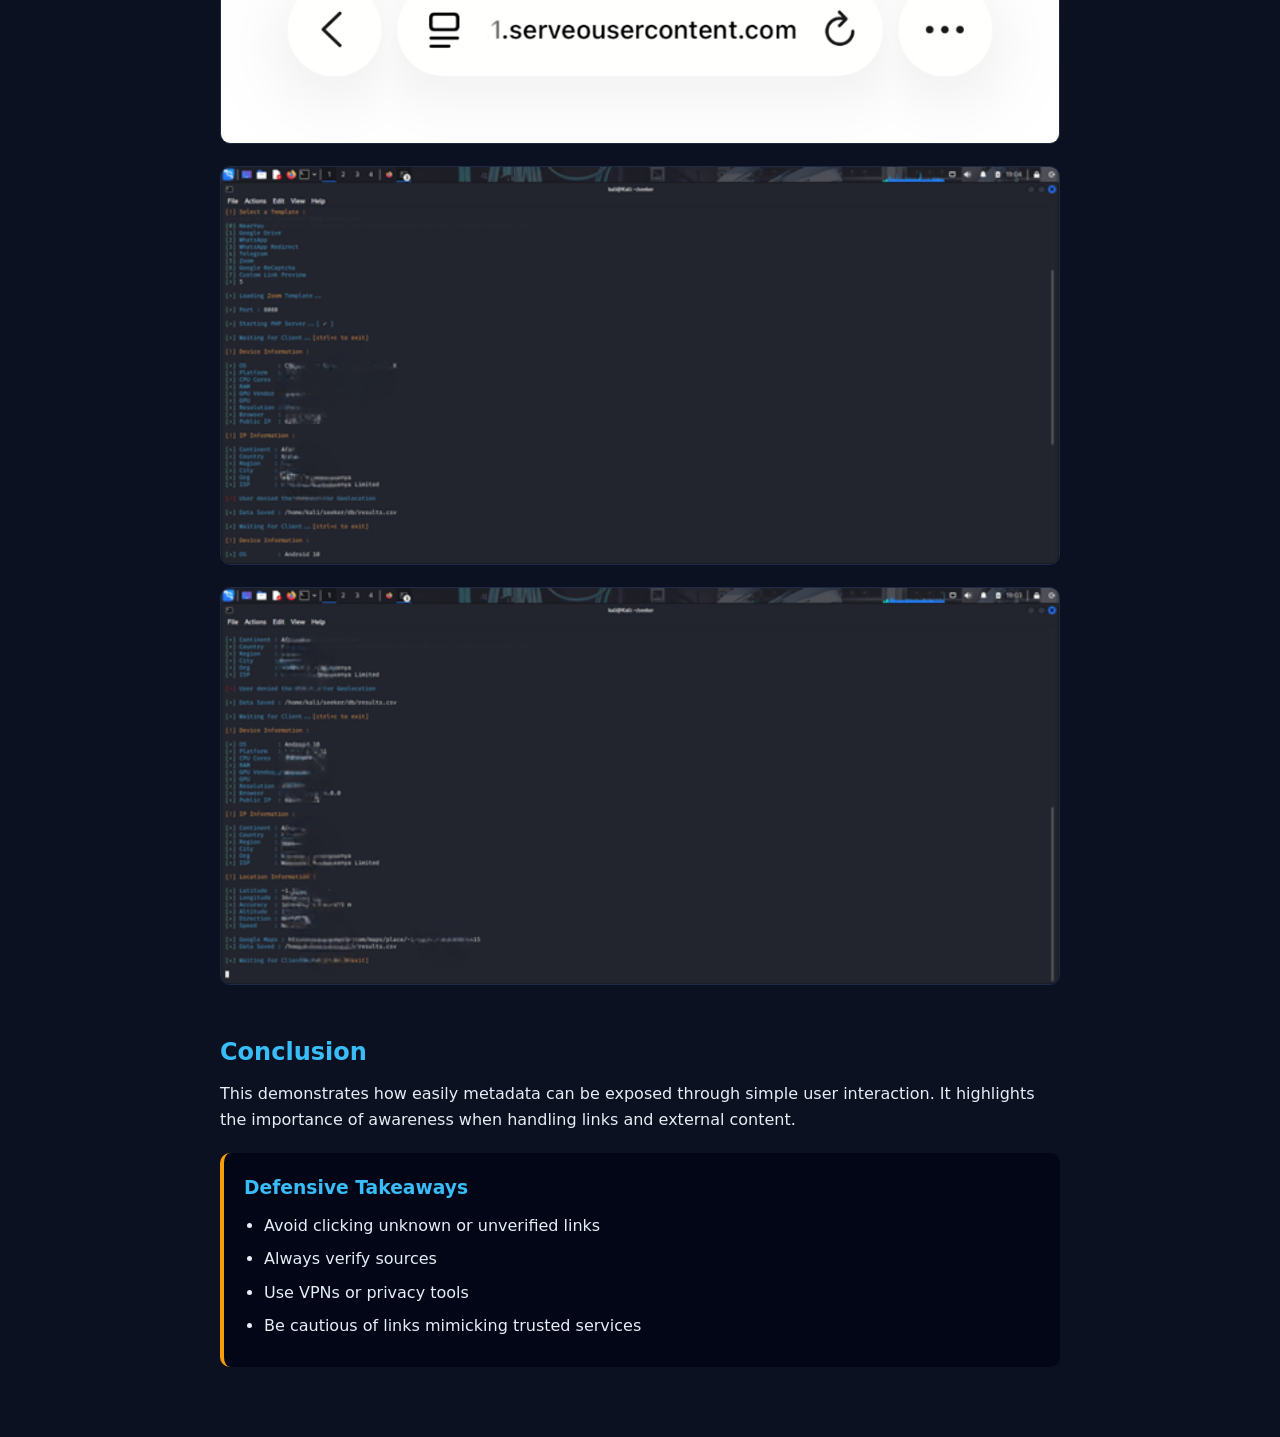
<file: writeup3.html>
<!doctype html>
<html lang="en">
<head>
  <meta charset="utf-8" />
  <meta name="viewport" content="width=device-width,initial-scale=1" />
  <title>CTF Writeup | Vivian</title>

  <style>
    * {
      margin: 0;
      padding: 0;
      box-sizing: border-box;
    }

    body {
      background: #0b1120;
      color: #e6eef6;
      font-family: Inter, system-ui, sans-serif;
      line-height: 1.6;
    }

    /* HEADER */
    .writeup-header {
      text-align: center;
      padding: 40px 20px;
      border-bottom: 1px solid #1f2a44;
    }

    .writeup-title {
      font-size: 2rem;
      color: #60a5fa;
    }

    .writeup-subtitle {
      color: #94a3b8;
      margin-top: 10px;
    }

    .back-btn {
      display: inline-block;
      margin-top: 15px;
      color: #60a5fa;
      text-decoration: none;
    }

    /* MAIN CONTAINER */
    .writeup-container {
      max-width: 900px;
      margin: auto;
      padding: 30px;
    }

    /* SHARED SECTION STYLE */
    .writeup-section {
      margin-bottom: 40px;
    }

    .section-title {
      color: #38bdf8;
      margin-bottom: 10px;
    }

    .section-text {
      margin-bottom: 15px;
    }

    /* LISTS */
    .tool-list,
    .result-list,
    .takeaway-list {
      padding-left: 20px;
      margin-top: 10px;
    }

    .tool-list li,
    .result-list li,
    .takeaway-list li {
      margin-bottom: 8px;
    }

    /* CODE BLOCK */
    .code-block {
      background: #020617;
      padding: 15px;
      border-radius: 8px;
      overflow-x: auto;
      color: #22c55e;
      margin: 15px 0;
    }

    /* IMAGES */
    .writeup-image {
      width: 100%;
      margin-top: 15px;
      border-radius: 10px;
      border: 1px solid #1f2a44;
    }

    /* FIX BOX */
    .fix-box {
      background: #020617;
      padding: 20px;
      border-radius: 10px;
      border-left: 4px solid #f59e0b;
      margin-top: 20px;
    }
  </style>
</head>

<body>

  <!-- HEADER -->
  <header class="writeup-header">
    <h1 class="writeup-title">Metadata Capture via Social Engineering</h1>

    <p class="writeup-subtitle">
      Reconnaissance | CTF Write-up
    </p>

    <a href="index.html" class="back-btn">
      ← Back to Portfolio
    </a>
  </header>

  <!-- MAIN CONTENT -->
  <main class="writeup-container">

    <!-- OBJECTIVE -->
    <section class="writeup-section" id="objective">
      <h2 class="section-title">Objective</h2>

      <p class="section-text">
        In this challenge, my goal was to capture metadata from a target, including their IP address, 
        approximate location, and device information. This was achieved by setting up a listener and 
        delivering a crafted link to the target.
      </p>
    </section>

    <!-- TOOLS -->
    <section class="writeup-section" id="tools-used">
      <h2 class="section-title">Tools Used</h2>

      <ul class="tool-list">
        <li>Seeker</li>
        <li>Facad1ng</li>
        <li>Serveo</li>
        <li>Firefox browser</li>
      </ul>
    </section>

    <!-- STEP 1 -->
    <section class="writeup-section" id="step-1">
      <h2 class="section-title">Step 1: Setting Up the Listener</h2>

      <p class="section-text">
        I started by using Seeker to capture metadata when a user interacts with a link.
        After downloading it from GitHub, I launched the tool and selected a template.
      </p>

      <p class="section-text">
        I chose a Zoom-themed template to make the link appear legitimate and increase interaction.
      </p>

      <div class="code-block">
http://localhost:8080
      </div>

      <p class="section-text">
        Accessing the local server confirmed the interface was working as expected.
      </p>

      <img src="img/recon1.png" alt="Overview" class="writeup-image">

      <img src="img/recon2.png" alt="Tools setup" class="writeup-image">

      <img src="img/recon3.png" alt="Seeker running" class="writeup-image">
    </section>

    <!-- STEP 2 -->
    <section class="writeup-section" id="step-2">
      <h2 class="section-title">Step 2: Exposing the Service</h2>

      <p class="section-text">
       Since the service was only available on my machine, I needed to make it accessible externally.
       For this demo, I used Serveo to create a temporary public endpoint.
      </p>

      <p class="section-text">
       Normally, tools like Cloudflare Tunnel or ngrok are preferred because they are more stable
       and provide better monitoring capabilities, but Serveo is quick and requires minimal setup.
      </p>

      <p class="section-text">
       First, I prepared the lab environment.
      </p>

      <p class="section-text">
       Next, I created a tunnel using:
      </p>

      <div class="code-block">
ssh -R 80:localhost:8080 serveo.net
      </div>

      <p class="section-text">
       This generated a public URL that forwarded requests directly to my local server.
      </p>

      <div class="code-block">
https://10c7b342e1624a45-62-8-73-21.serveousercontent.com
      </div>

      <p class="section-text">
        As shown above, the generated link is clearly suspicious and easy to identify,
        which is where the next step becomes important.
      </p>

      <img src="img/recon4.png" alt="Serveo tunnel setup" class="writeup-image">
    </section>

    <!-- STEP 3 -->
    <section class="writeup-section" id="step-3">
      <h2 class="section-title">Step 3: Link Obfuscation</h2>

      <p class="section-text">
        Facad1ng is a social-engineering tool used for URL masking and redirection. 
        It helps make suspicious-looking URLs appear more legitimate, such as the Serveo-generated link.
      </p>

      <p class="section-text">
        On another terminal, I navigated into the Facad1ng directory using:
      </p>

      <div class="code-block">
cd Facad1ng
      </div>

      <p class="section-text">
        I then launched the tool with:
      </p>

      <div class="code-block">
python3 facad1ng.py
      </div>

      <p class="section-text">
        Once started, I was prompted to enter the original URL, where I supplied the link generated by Serveo.
      </p>

      <p class="section-text">
        Next, I was asked to customize the domain name. I crafted it to resemble a legitimate Zoom invitation link.
        Since I did not require phishing keywords for this demonstration, I skipped that option and continued.
      </p>

      <p class="section-text">
        Facad1ng then generated two masked links. I selected the HTTPS version:
      </p>

      <div class="code-block">
https://us01web1.zoom.us-@clck.ru/3TTSDQ
      </div>

      <p class="section-text">
        This made the link appear significantly more legitimate before sending it to the target.
      </p>

      <img src="img/recon5.png" alt="Serveo tunnel" class="writeup-image">
    </section>

    <!-- RESULTS -->
    <section class="writeup-section" id="results">
      <h2 class="section-title">Result</h2>

      <p class="section-text">
        With the masked link finally generated, I was able to deliver it to the target.
      </p>

      <p class="section-text">
        Since this demonstration used the free version of Serveo, the target first encounters a warning page before proceeding, as shown below. 
        Premium tunneling services generally provide a cleaner and more convincing experience without these warnings.
      </p>

      <p class="section-text">
        After clicking continue, the target is redirected to the Zoom-themed interface prepared earlier.
      </p>

      <p class="section-text">
        Once the target interacted with the page, Seeker successfully captured metadata from the session.
      </p>

      <ul class="result-list">
        <li>IP address</li>
        <li>Approximate location</li>
        <li>Device and browser details</li>
      </ul>

      <p class="section-text">
        As observed in the Seeker terminal, the initial output reveals the target’s IP address, device details, and approximate location—even when location permissions are denied or disabled. The subsequent output provides more detailed information, including a generated link that simplifies verifying the target’s location.
      </p>

      <p class="section-text">
        This demonstrates that meaningful metadata can still be collected despite restricted location permissions.
      </p>

      <img src="img/recon6.png" alt="Generated link" class="writeup-image">

      <img src="img/recon7.png" alt="Facad1ng setup" class="writeup-image">

      <img src="img/recon8.png" alt="Masked link" class="writeup-image">

      <img src="img/recon9.png" alt="Captured metadata" class="writeup-image">
    </section>

    <!-- CONCLUSION -->
    <section class="writeup-section" id="conclusion">
      <h2 class="section-title">Conclusion</h2>

      <p class="section-text">
        This demonstrates how easily metadata can be exposed through simple user interaction.
        It highlights the importance of awareness when handling links and external content.
      </p>

      <div class="fix-box">
        <h3 class="section-title">Defensive Takeaways</h3>

        <ul class="takeaway-list">
          <li>Avoid clicking unknown or unverified links</li>
          <li>Always verify sources</li>
          <li>Use VPNs or privacy tools</li>
          <li>Be cautious of links mimicking trusted services</li>
        </ul>
      </div>
    </section>

  </main>

</body>
</html>
</file>
<file: style.css>
* {
  box-sizing: border-box;
  margin: 0;
  padding: 0;
}

body {
  background: linear-gradient(180deg, #0f1724 0%, #081023 100%);
  color: #e6eef6;
  font-family: 'Inter', system-ui;
  line-height: 1.6;
}

/* Navbar */
.navbar {
  position: absolute;
  top: 20px;
  right: 10%;
  padding: 10px;
}

.socials {
  position: absolute;
  top: 23px;
  right: 2%;
  padding: 10px;
  gap: 20px;
}

ul {
  display: flex;
  gap: 20px;
  list-style: none;
  flex-wrap: wrap;
}

nav ul li a {
  color: white;
  text-decoration: none;
  font-size: 18px;
}

/*  Profile image */
.myhub {
  width: 20px;
  height: 20px;
  border-radius: 50%;
  background: white;
  object-fit: cover;
  box-shadow: 0 0 20px rgba(234, 238, 239, 0.2);
}

.myhub img {
  width: 100%;
  height: 100%;
}

/* Terminal */
.hero {
  min-height: 100vh;
  display: flex;
  align-items: center;
  justify-content: center;
  flex-direction: column;
  padding: 40px 20px;
  background: url('./img/wallpaper.png') top center / cover no-repeat;
}

.terminal {
  max-width: 750px;
  width: 90%;
  padding: 40px;
  font-size: 1.15rem;
  background: rgba(0,0,0,0.9);
  border-radius: 12px;
  text-align: left;
  font-family: monospace;
  box-shadow: 0 10px 35px rgba(100,210,255,0.3);
  margin-top: 20px;
}

.line {
  margin: 10px 0;
  color: #00ff9c;
  word-wrap: break-word;
}

.prompt {
  color: #64d2ff;
  font-weight: bold;
  margin-right: 5px;
}

.cursor {
  display: inline-block;
  animation: blink 1s infinite;
}

@keyframes blink {
  50% { opacity: 0; }
}

/* About Section */
#about {
  max-width: 1100px;
  margin: 0 auto;
  padding: 80px 20px;
}

.about-section {
  max-width: 800px;
  margin: auto;
  text-align: center;
}

.about-title {
  font-size: 30px;
  font-weight: 700;
  color: #ffffff;
  display: inline-block;
  padding-bottom: 5px;
}

.about-text {
  font-size: 16px;
  color: #d0d9e6;
  margin-top: 20px;
  word-wrap: break-word;
}

/* CTF */
.site-header {
  text-align: center;
  padding: 60px 20px 20px;
}

.site-title {
  font-size: 32px;
  font-weight: 700;
  color: #ffffff;
}

.site-subtitle {
  font-size: 16px;
  color: #9aa7b2;
  margin-top: 10px;
}

.ctf-grid {
  display: grid;
  grid-template-columns: repeat(2, 1fr);
  gap: 25px;
  margin: 40px auto;
  max-width: 1100px;
}

.ctf-card {
  background: #0b1220;
  padding: 25px;
  border-radius: 12px;
  transition: transform 0.3s, box-shadow 0.3s;
  box-shadow: 0 4px 20px rgba(100,210,255,0.15);
  word-wrap: break-word;
}

.ctf-card:hover {
  transform: translateY(-5px);
  box-shadow: 0 12px 35px rgba(100,210,255,0.3);
}

.tag {
  background: rgba(100,210,255,0.1);
  padding: 4px 12px;
  border-radius: 20px;
  font-size: 12px;
  color: #64d2ff;
}

.ctf-meta {
  font-size: 14px;
  color: #9aa7b2;
  margin: 12px 0;
}

.ctf-steps {
  list-style: disc;
  padding-left: 20px;
  margin-top: 10px;
  color: #d0d9e6;
  word-wrap: break-word;
}

.btn {
  display: inline-block;
  margin-top: 12px;
  padding: 8px 14px;
  background: rgba(100,210,255,0.1);
  color: #64d2ff;
  border-radius: 6px;
  text-decoration: none;
  transition: background 0.3s;
}

.btn:hover {
  background: rgba(100,210,255,0.3);
}

/* Projects */
.projects-container {
  max-width: 1100px;
  margin: auto;
  padding: 40px 20px;
  text-align: center;
}

.projects-title {
  font-size: 28px;
  color: #ffffff;
  margin-bottom: 10px;
}

.projects-intro {
  font-size: 16px;
  color: #9aa7b2;
  margin-bottom: 40px;
  line-height: 1.6;
  max-width: 800px;
  margin-left: auto;
  margin-right: auto;
}

.project-card {
  display: flex;
  gap: 30px;
  margin-bottom: 40px;
  align-items: center;
  background: #0b1220;
  border-radius: 12px;
  overflow: hidden;
  box-shadow: 0 4px 20px rgba(100,210,255,0.2);
  transition: transform 0.3s ease, box-shadow 0.3s ease;
}

.project-card:hover {
  transform: translateY(-5px);
  box-shadow: 0 8px 25px rgba(100,210,255,0.3);
}

.project-card.reverse {
  flex-direction: row-reverse;
}

.project-text {
  flex: 1;
  padding: 20px;
}

.project-text .tag {
  font-size: 12px;
  padding: 4px 10px;
}

.project-text h3 {
  font-size: 22px;
  margin: 10px 0;
  color: #ffffff;
}

.project-text p {
  font-size: 16px;
  color: #9aa7b2;
  line-height: 1.6;
}

.project-text .btn {
  margin-top: 15px;
  display: inline-block;
  padding: 10px 14px;
  background: rgba(100,210,255,0.15);
  color: #64d2ff;
  text-decoration: none;
  border-radius: 6px;
  transition: background 0.3s;
}

.project-text .btn:hover {
  background: rgba(100,210,255,0.3);
}

.project-image {
  flex: 1;
  min-width: 200px;
  max-width: 500px;
  overflow: hidden;
}

.project-image img {
  width: 100%;
  height: 100%;
  object-fit: cover;
  border-radius: 0 12px 12px 0;
  transition: transform 0.3s ease;
}

.project-card:hover .project-image img {
  transform: scale(1.05);
}

/* Contact */
.contact {
  padding: 100px 20px;
  text-align: center;
}

.contact form {
  max-width: 500px;
  width: 100%;
  background: rgba(17,17,17,0.95);
  padding: 45px;
  border-radius: 12px;
  margin: auto;
  box-shadow: 0 0 40px rgba(100,210,255,0.3);
  display: flex;
  flex-direction: column;
  gap: 15px;
}

form input,
form textarea {
  padding: 14px;
  background: #262626;
  border: 1px solid #333;
  border-radius: 6px;
  color: #e6eef6;
  font-size: 1rem;
  width: 100%;
}

.btn2 {
  padding: 14px;
  border: none;
  border-radius: 6px;
  background: #64d2ff;
  color: #000;
  font-weight: 600;
  cursor: pointer;
  transition: 0.3s;
}

.btn2:hover {
  background: #ffffff;
  color: #000;
}

@media (max-width: 1024px) {
  .hero {
    padding: 30px 15px;
  }

  .terminal {
    padding: 30px;
    font-size: 1.05rem;
  }
}

/* Response */
@media (max-width: 768px) {
  .navbar {
    position: absolute;
    text-align: center;
    margin-bottom: 15px;
    right: 30%;
  }
  .socials {
    position: absolute;
    text-align: center;
    margin-bottom: 15px;
    right: 10%;
  }

  ul {
    justify-content: center;
    flex-wrap: wrap;
  }

  /* terminal */
  .hero {
    padding: 20px 15px;
  }

  .terminal {
    width: 100%;
    padding: 25px;
    font-size: 1rem;
  }

  /* About section */
  #about {
    padding: 60px 15px;
  }

  .about-title {
    font-size: 26px;
  }

  .about-text {
    font-size: 15px;
  }

  /* CTF */
  .ctf-grid {
    display: flex;
    flex-direction: column;
    gap: 20px;
    max-width: 100%;
  }

  .ctf-card {
    padding: 20px;
  }

  .ctf-steps {
    padding-left: 15px;
  }

  /* Projects */
  .project-card,
  .project-card.reverse {
    flex-direction: column;
    text-align: center;
    gap: 20px;
  }

  .project-image {
    width: 100%;
    max-width: 100%;
  }

  .project-image img {
    border-radius: 12px 12px 0 0;
  }

  .project-text {
    padding: 15px;
  }

  .project-text h3 {
    font-size: 20px;
  }

  .project-text p {
    font-size: 15px;
  }

  /* Contact*/
  #contact {
    padding: 60px 15px;
  }

  .contact form {
    padding: 30px;
  }

  form input,
  form textarea {
    font-size: 0.95rem;
  }

  .btn2 {
    padding: 12px;
    font-size: 0.95rem;
  }
}
</file>
